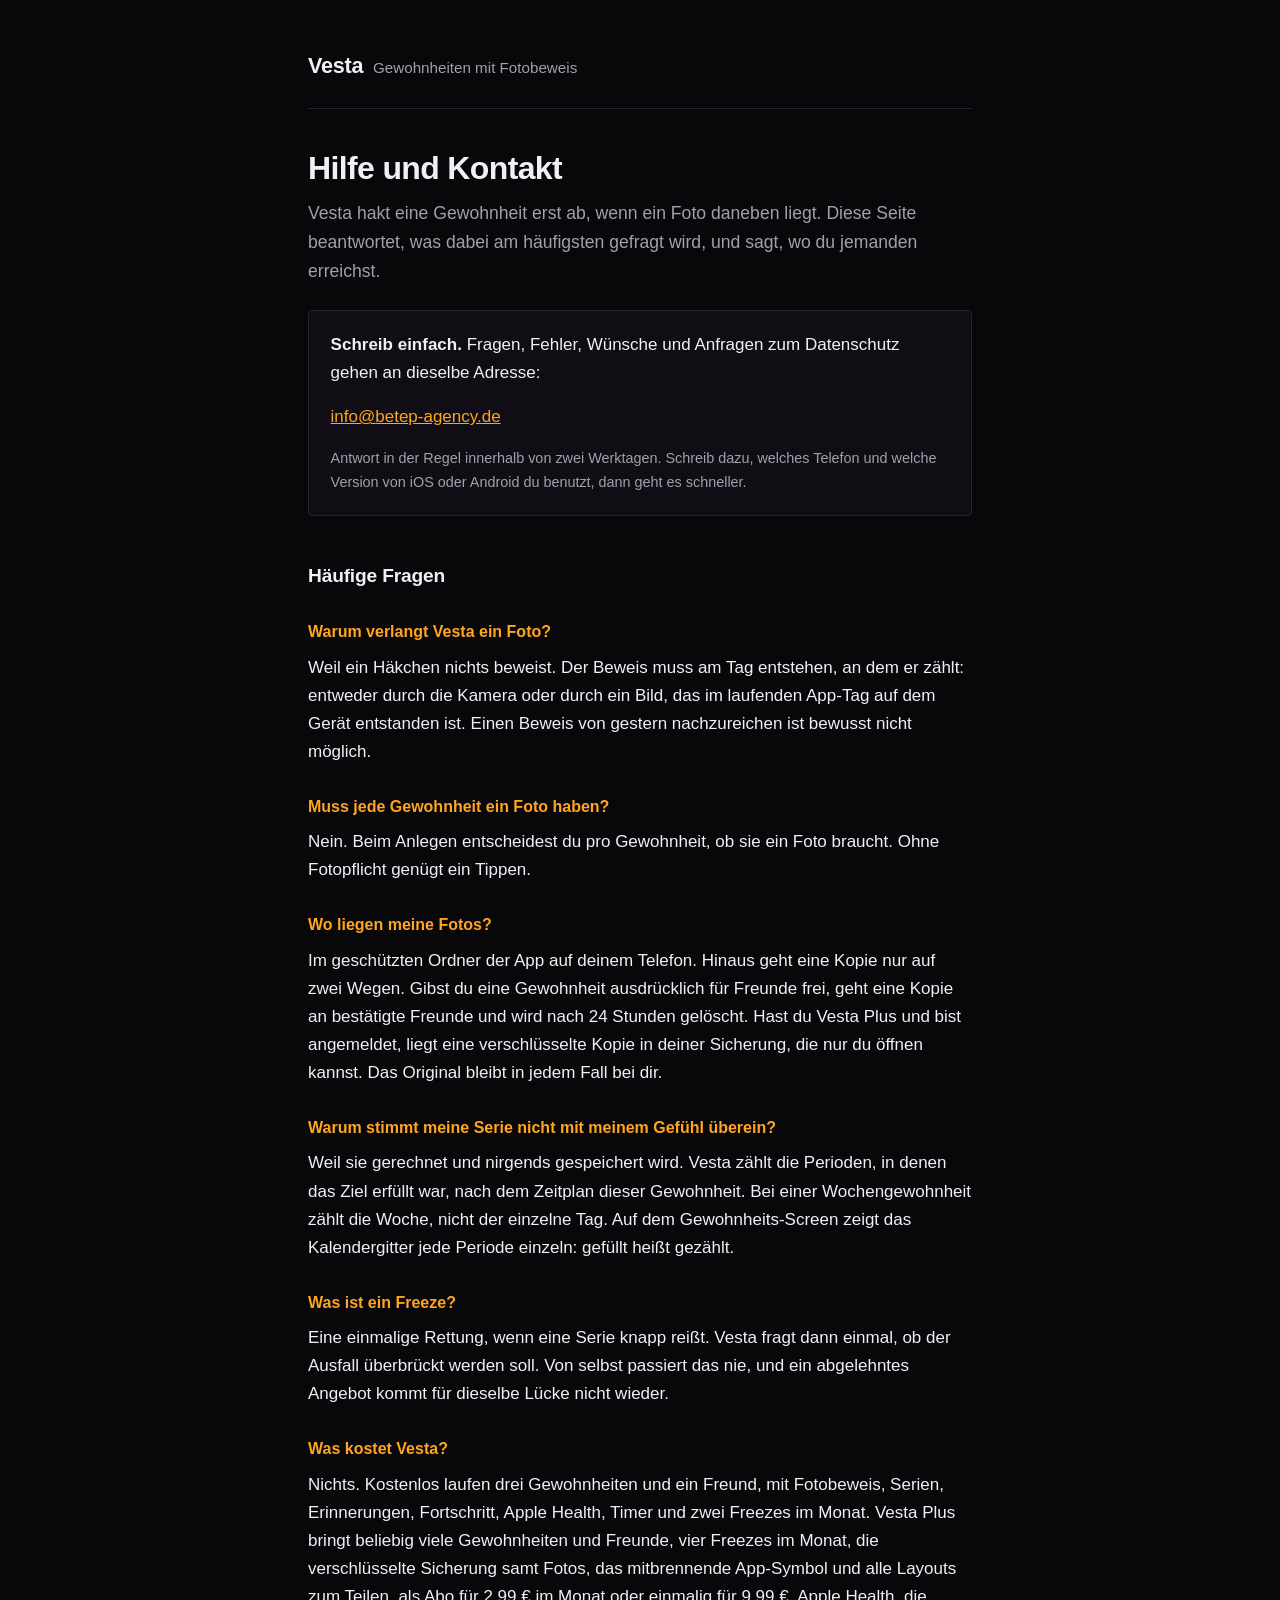
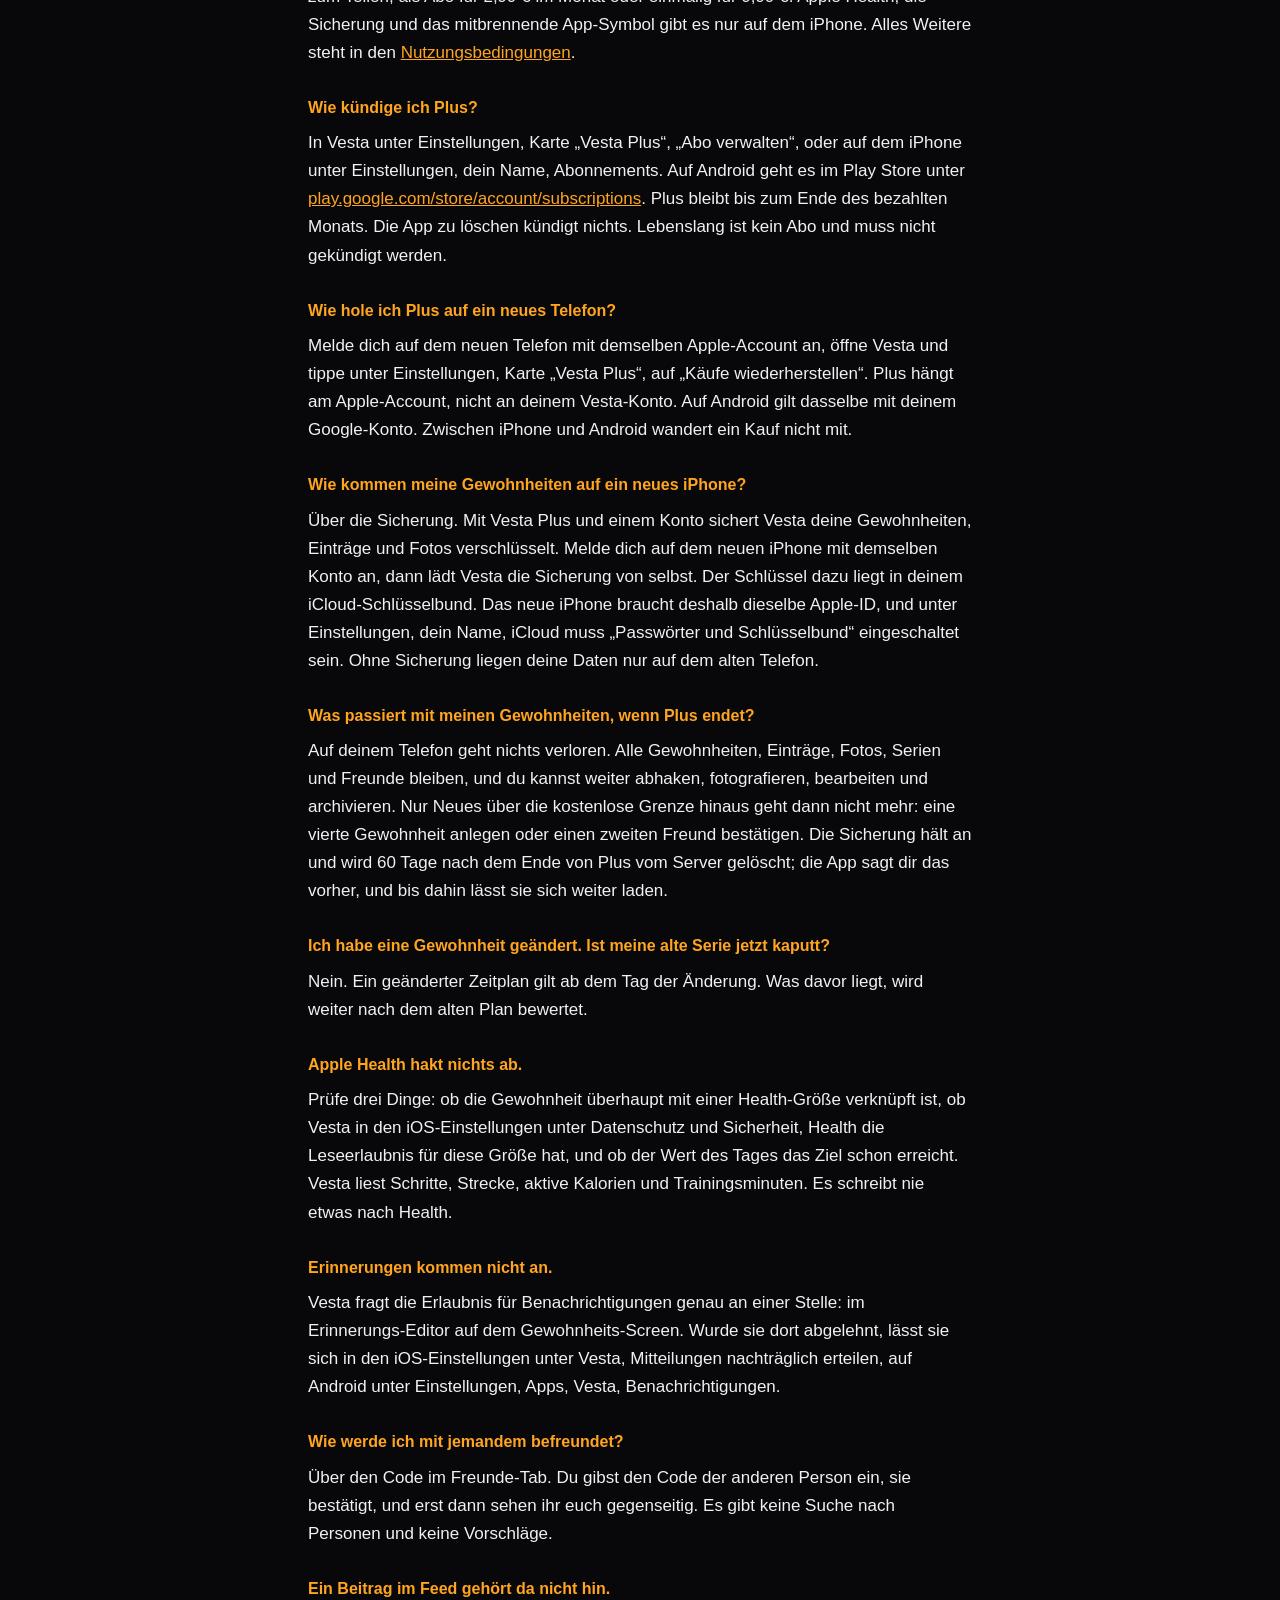
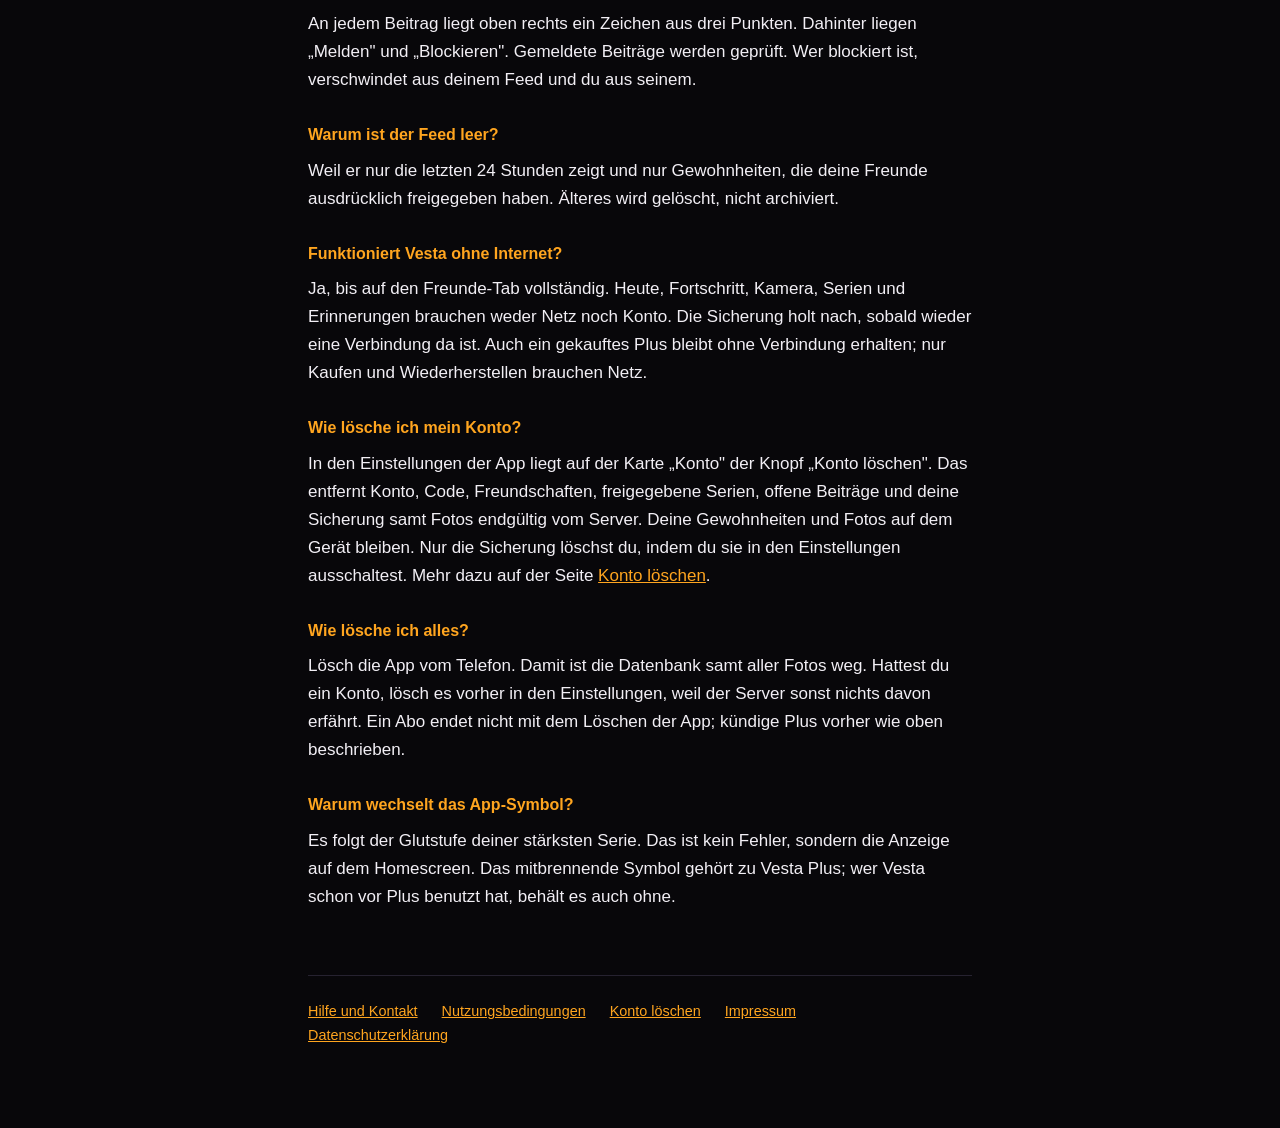
<file: index.html>
<!doctype html>
<html lang="de">
<head>
<meta charset="utf-8">
<meta name="viewport" content="width=device-width, initial-scale=1">
<title>Vesta — Hilfe und Kontakt</title>
<link rel="stylesheet" href="style.css">
</head>
<body>
<div class="wrap">

<header class="top">
  <a class="brand" href="./"><strong>Vesta</strong> <span>Gewohnheiten mit Fotobeweis</span></a>
</header>

<h1>Hilfe und Kontakt</h1>
<p class="lede">Vesta hakt eine Gewohnheit erst ab, wenn ein Foto daneben liegt. Diese Seite beantwortet, was dabei am häufigsten gefragt wird, und sagt, wo du jemanden erreichst.</p>

<div class="card">
<p><strong>Schreib einfach.</strong> Fragen, Fehler, Wünsche und Anfragen zum Datenschutz gehen an dieselbe Adresse:</p>
<p><a href="mailto:info@betep-agency.de">info@betep-agency.de</a></p>
<p class="meta">Antwort in der Regel innerhalb von zwei Werktagen. Schreib dazu, welches Telefon und welche Version von iOS oder Android du benutzt, dann geht es schneller.</p>
</div>

<h2>Häufige Fragen</h2>

<h3>Warum verlangt Vesta ein Foto?</h3>
<p>Weil ein Häkchen nichts beweist. Der Beweis muss am Tag entstehen, an dem er zählt: entweder durch die Kamera oder durch ein Bild, das im laufenden App&#8209;Tag auf dem Gerät entstanden ist. Einen Beweis von gestern nachzureichen ist bewusst nicht möglich.</p>

<h3>Muss jede Gewohnheit ein Foto haben?</h3>
<p>Nein. Beim Anlegen entscheidest du pro Gewohnheit, ob sie ein Foto braucht. Ohne Fotopflicht genügt ein Tippen.</p>

<h3>Wo liegen meine Fotos?</h3>
<p>Im geschützten Ordner der App auf deinem Telefon. Hinaus geht eine Kopie nur auf zwei Wegen. Gibst du eine Gewohnheit ausdrücklich für Freunde frei, geht eine Kopie an bestätigte Freunde und wird nach 24 Stunden gelöscht. Hast du Vesta Plus und bist angemeldet, liegt eine verschlüsselte Kopie in deiner Sicherung, die nur du öffnen kannst. Das Original bleibt in jedem Fall bei dir.</p>

<h3>Warum stimmt meine Serie nicht mit meinem Gefühl überein?</h3>
<p>Weil sie gerechnet und nirgends gespeichert wird. Vesta zählt die Perioden, in denen das Ziel erfüllt war, nach dem Zeitplan dieser Gewohnheit. Bei einer Wochengewohnheit zählt die Woche, nicht der einzelne Tag. Auf dem Gewohnheits&#8209;Screen zeigt das Kalendergitter jede Periode einzeln: gefüllt heißt gezählt.</p>

<h3>Was ist ein Freeze?</h3>
<p>Eine einmalige Rettung, wenn eine Serie knapp reißt. Vesta fragt dann einmal, ob der Ausfall überbrückt werden soll. Von selbst passiert das nie, und ein abgelehntes Angebot kommt für dieselbe Lücke nicht wieder.</p>

<h3>Was kostet Vesta?</h3>
<p>Nichts. Kostenlos laufen drei Gewohnheiten und ein Freund, mit Fotobeweis, Serien, Erinnerungen, Fortschritt, Apple Health, Timer und zwei Freezes im Monat. Vesta Plus bringt beliebig viele Gewohnheiten und Freunde, vier Freezes im Monat, die verschlüsselte Sicherung samt Fotos, das mitbrennende App&#8209;Symbol und alle Layouts zum Teilen, als Abo für 2,99 € im Monat oder einmalig für 9,99 €. Apple Health, die Sicherung und das mitbrennende App&#8209;Symbol gibt es nur auf dem iPhone. Alles Weitere steht in den <a href="nutzungsbedingungen.html">Nutzungsbedingungen</a>.</p>

<h3>Wie kündige ich Plus?</h3>
<p>In Vesta unter Einstellungen, Karte „Vesta Plus“, „Abo verwalten“, oder auf dem iPhone unter Einstellungen, dein Name, Abonnements. Auf Android geht es im Play Store unter <a href="https://play.google.com/store/account/subscriptions">play.google.com/store/account/subscriptions</a>. Plus bleibt bis zum Ende des bezahlten Monats. Die App zu löschen kündigt nichts. Lebenslang ist kein Abo und muss nicht gekündigt werden.</p>

<h3>Wie hole ich Plus auf ein neues Telefon?</h3>
<p>Melde dich auf dem neuen Telefon mit demselben Apple&#8209;Account an, öffne Vesta und tippe unter Einstellungen, Karte „Vesta Plus“, auf „Käufe wiederherstellen“. Plus hängt am Apple&#8209;Account, nicht an deinem Vesta&#8209;Konto. Auf Android gilt dasselbe mit deinem Google&#8209;Konto. Zwischen iPhone und Android wandert ein Kauf nicht mit.</p>

<h3>Wie kommen meine Gewohnheiten auf ein neues iPhone?</h3>
<p>Über die Sicherung. Mit Vesta Plus und einem Konto sichert Vesta deine Gewohnheiten, Einträge und Fotos verschlüsselt. Melde dich auf dem neuen iPhone mit demselben Konto an, dann lädt Vesta die Sicherung von selbst. Der Schlüssel dazu liegt in deinem iCloud&#8209;Schlüsselbund. Das neue iPhone braucht deshalb dieselbe Apple&#8209;ID, und unter Einstellungen, dein Name, iCloud muss „Passwörter und Schlüsselbund“ eingeschaltet sein. Ohne Sicherung liegen deine Daten nur auf dem alten Telefon.</p>

<h3>Was passiert mit meinen Gewohnheiten, wenn Plus endet?</h3>
<p>Auf deinem Telefon geht nichts verloren. Alle Gewohnheiten, Einträge, Fotos, Serien und Freunde bleiben, und du kannst weiter abhaken, fotografieren, bearbeiten und archivieren. Nur Neues über die kostenlose Grenze hinaus geht dann nicht mehr: eine vierte Gewohnheit anlegen oder einen zweiten Freund bestätigen. Die Sicherung hält an und wird 60 Tage nach dem Ende von Plus vom Server gelöscht; die App sagt dir das vorher, und bis dahin lässt sie sich weiter laden.</p>

<h3>Ich habe eine Gewohnheit geändert. Ist meine alte Serie jetzt kaputt?</h3>
<p>Nein. Ein geänderter Zeitplan gilt ab dem Tag der Änderung. Was davor liegt, wird weiter nach dem alten Plan bewertet.</p>

<h3>Apple Health hakt nichts ab.</h3>
<p>Prüfe drei Dinge: ob die Gewohnheit überhaupt mit einer Health&#8209;Größe verknüpft ist, ob Vesta in den iOS&#8209;Einstellungen unter Datenschutz und Sicherheit, Health die Leseerlaubnis für diese Größe hat, und ob der Wert des Tages das Ziel schon erreicht. Vesta liest Schritte, Strecke, aktive Kalorien und Trainingsminuten. Es schreibt nie etwas nach Health.</p>

<h3>Erinnerungen kommen nicht an.</h3>
<p>Vesta fragt die Erlaubnis für Benachrichtigungen genau an einer Stelle: im Erinnerungs&#8209;Editor auf dem Gewohnheits&#8209;Screen. Wurde sie dort abgelehnt, lässt sie sich in den iOS&#8209;Einstellungen unter Vesta, Mitteilungen nachträglich erteilen, auf Android unter Einstellungen, Apps, Vesta, Benachrichtigungen.</p>

<h3>Wie werde ich mit jemandem befreundet?</h3>
<p>Über den Code im Freunde&#8209;Tab. Du gibst den Code der anderen Person ein, sie bestätigt, und erst dann sehen ihr euch gegenseitig. Es gibt keine Suche nach Personen und keine Vorschläge.</p>

<h3>Ein Beitrag im Feed gehört da nicht hin.</h3>
<p>An jedem Beitrag liegt oben rechts ein Zeichen aus drei Punkten. Dahinter liegen „Melden" und „Blockieren". Gemeldete Beiträge werden geprüft. Wer blockiert ist, verschwindet aus deinem Feed und du aus seinem.</p>

<h3>Warum ist der Feed leer?</h3>
<p>Weil er nur die letzten 24 Stunden zeigt und nur Gewohnheiten, die deine Freunde ausdrücklich freigegeben haben. Älteres wird gelöscht, nicht archiviert.</p>

<h3>Funktioniert Vesta ohne Internet?</h3>
<p>Ja, bis auf den Freunde&#8209;Tab vollständig. Heute, Fortschritt, Kamera, Serien und Erinnerungen brauchen weder Netz noch Konto. Die Sicherung holt nach, sobald wieder eine Verbindung da ist. Auch ein gekauftes Plus bleibt ohne Verbindung erhalten; nur Kaufen und Wiederherstellen brauchen Netz.</p>

<h3>Wie lösche ich mein Konto?</h3>
<p>In den Einstellungen der App liegt auf der Karte „Konto" der Knopf „Konto löschen". Das entfernt Konto, Code, Freundschaften, freigegebene Serien, offene Beiträge und deine Sicherung samt Fotos endgültig vom Server. Deine Gewohnheiten und Fotos auf dem Gerät bleiben. Nur die Sicherung löschst du, indem du sie in den Einstellungen ausschaltest. Mehr dazu auf der Seite <a href="loeschung.html">Konto löschen</a>.</p>

<h3>Wie lösche ich alles?</h3>
<p>Lösch die App vom Telefon. Damit ist die Datenbank samt aller Fotos weg. Hattest du ein Konto, lösch es vorher in den Einstellungen, weil der Server sonst nichts davon erfährt. Ein Abo endet nicht mit dem Löschen der App; kündige Plus vorher wie oben beschrieben.</p>

<h3>Warum wechselt das App&#8209;Symbol?</h3>
<p>Es folgt der Glutstufe deiner stärksten Serie. Das ist kein Fehler, sondern die Anzeige auf dem Homescreen. Das mitbrennende Symbol gehört zu Vesta Plus; wer Vesta schon vor Plus benutzt hat, behält es auch ohne.</p>

<footer class="bottom">
  <a href="./">Hilfe und Kontakt</a>
  <a href="nutzungsbedingungen.html">Nutzungsbedingungen</a>
  <a href="loeschung.html">Konto löschen</a>
  <a href="impressum.html">Impressum</a>
  <a href="datenschutz.html">Datenschutzerklärung</a>
</footer>

</div>
</body>
</html>
</file>
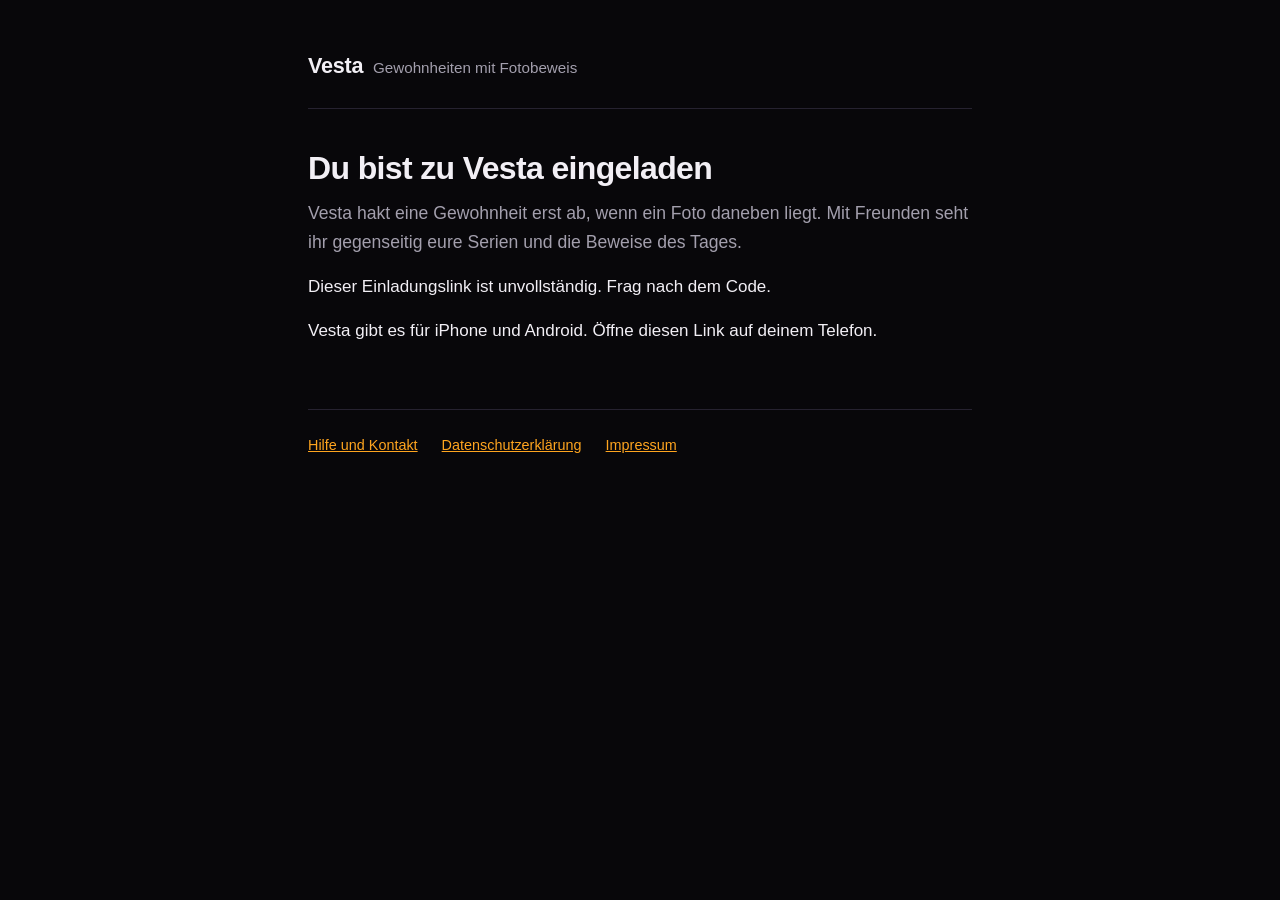
<file: freund/index.html>
<!doctype html>
<html lang="de">
<head>
<meta charset="utf-8">
<meta name="viewport" content="width=device-width, initial-scale=1">
<meta name="robots" content="noindex">
<meta name="referrer" content="no-referrer">
<title>Einladung zu Vesta</title>
<meta name="description" content="Hol dir Vesta und füg deinen Freund mit einem Tipp hinzu. Gewohnheiten mit Fotobeweis.">
<meta property="og:type" content="website">
<meta property="og:site_name" content="Vesta">
<meta property="og:title" content="Einladung zu Vesta">
<meta property="og:description" content="Hol dir Vesta und füg deinen Freund mit einem Tipp hinzu. Gewohnheiten mit Fotobeweis.">
<meta property="og:url" content="https://jacobff.github.io/vesta-legal/freund/">
<meta property="og:image" content="https://jacobff.github.io/vesta-legal/freund/vesta.png">
<meta property="og:image:width" content="512">
<meta property="og:image:height" content="512">
<meta property="og:image:alt" content="Das App-Symbol von Vesta">
<meta name="twitter:card" content="summary">
<link rel="apple-touch-icon" href="vesta.png">
<link rel="stylesheet" href="../style.css">
</head>
<body>
<div class="wrap">

<header class="top">
  <a class="brand" href="../"><strong>Vesta</strong> <span>Gewohnheiten mit Fotobeweis</span></a>
</header>

<h1>Du bist zu Vesta eingeladen</h1>
<p class="lede">Vesta hakt eine Gewohnheit erst ab, wenn ein Foto daneben liegt. Mit Freunden seht ihr gegenseitig eure Serien und die Beweise des Tages.</p>

<p id="incomplete" hidden>Dieser Einladungslink ist unvollständig. Frag nach dem Code.</p>
<p id="phone-only" hidden>Vesta gibt es für iPhone und Android. Öffne diesen Link auf deinem Telefon.</p>

<div id="actions" class="actions">
  <a id="load" class="button" href="https://apps.apple.com/app/id6800996310">Vesta laden</a>
  <p id="clipboard-note" class="meta" hidden>Wir legen deine Einladung in die Zwischenablage. In Vesta findest du sie unter Freunde mit „Einsetzen“.</p>
  <a id="open" class="button secondary" href="vesta://freund/" hidden>Schon installiert? In Vesta öffnen</a>
</div>

<div id="code-card" class="card" hidden>
  <p class="meta">Code</p>
  <p id="code" class="code"></p>
  <p class="meta">Oder in Vesta unter Freunde › Freund hinzufügen eingeben.</p>
</div>

<footer class="bottom">
  <a href="../">Hilfe und Kontakt</a>
  <a href="../datenschutz.html">Datenschutzerklärung</a>
  <a href="../impressum.html">Impressum</a>
</footer>

</div>
<script>
// The code sits in the fragment, which a browser never sends to the server.
// Same alphabet and length as the app (src/features/friends/code.ts).
(function () {
  var ALPHABET = 'ABCDEFGHJKLMNPQRSTUVWXYZ23456789';
  var LENGTH = 8;
  var PAGE = 'https://jacobff.github.io/vesta-legal/freund/';
  var APP_STORE = 'https://apps.apple.com/app/id6800996310';
  var PLAY_STORE = 'https://play.google.com/store/apps/details?id=com.jacobforstner.vesta';

  function readCode() {
    var raw = location.hash.slice(1);
    try {
      raw = decodeURIComponent(raw);
    } catch (error) {
      return null;
    }
    var code = raw.toUpperCase().replace(/[^A-Z0-9]/g, '');
    if (code.length !== LENGTH) return null;
    for (var i = 0; i < code.length; i += 1) {
      if (ALPHABET.indexOf(code.charAt(i)) < 0) return null;
    }
    return code;
  }

  function isIOS() {
    var agent = navigator.userAgent || '';
    if (/iPhone|iPad|iPod/.test(agent)) return true;
    // iPadOS Safari reports itself as a Mac; only the touch screen tells.
    return /Macintosh/.test(agent) && navigator.maxTouchPoints > 1;
  }

  function isAndroid() {
    return /Android/.test(navigator.userAgent || '');
  }

  function show(id) {
    document.getElementById(id).hidden = false;
  }

  var code = readCode();
  var store = isIOS() ? APP_STORE : isAndroid() ? PLAY_STORE : null;

  if (code) {
    document.getElementById('code').textContent = code.slice(0, 4) + ' · ' + code.slice(4);
    show('code-card');
  } else {
    show('incomplete');
  }

  if (!store) {
    document.getElementById('actions').hidden = true;
    show('phone-only');
    return;
  }

  document.getElementById('load').href = store;

  if (!code) return;

  var open = document.getElementById('open');
  open.href = 'vesta://freund/' + code;
  show('open');
  show('clipboard-note');

  // Safari and Chrome only let a page write the clipboard inside the tap
  // itself. A browser that has no clipboard or refuses still goes to the
  // store: the code stays on this page, and the link opens Vesta once
  // installed.
  document.getElementById('load').addEventListener('click', function (event) {
    if (!navigator.clipboard || !navigator.clipboard.writeText) return;
    event.preventDefault();
    var gone = false;
    function go() {
      if (gone) return;
      gone = true;
      location.href = store;
    }
    try {
      navigator.clipboard.writeText(PAGE + '#' + code).then(go, go);
    } catch (error) {
      go();
      return;
    }
    setTimeout(go, 1500);
  });
})();
</script>
</body>
</html>
</file>
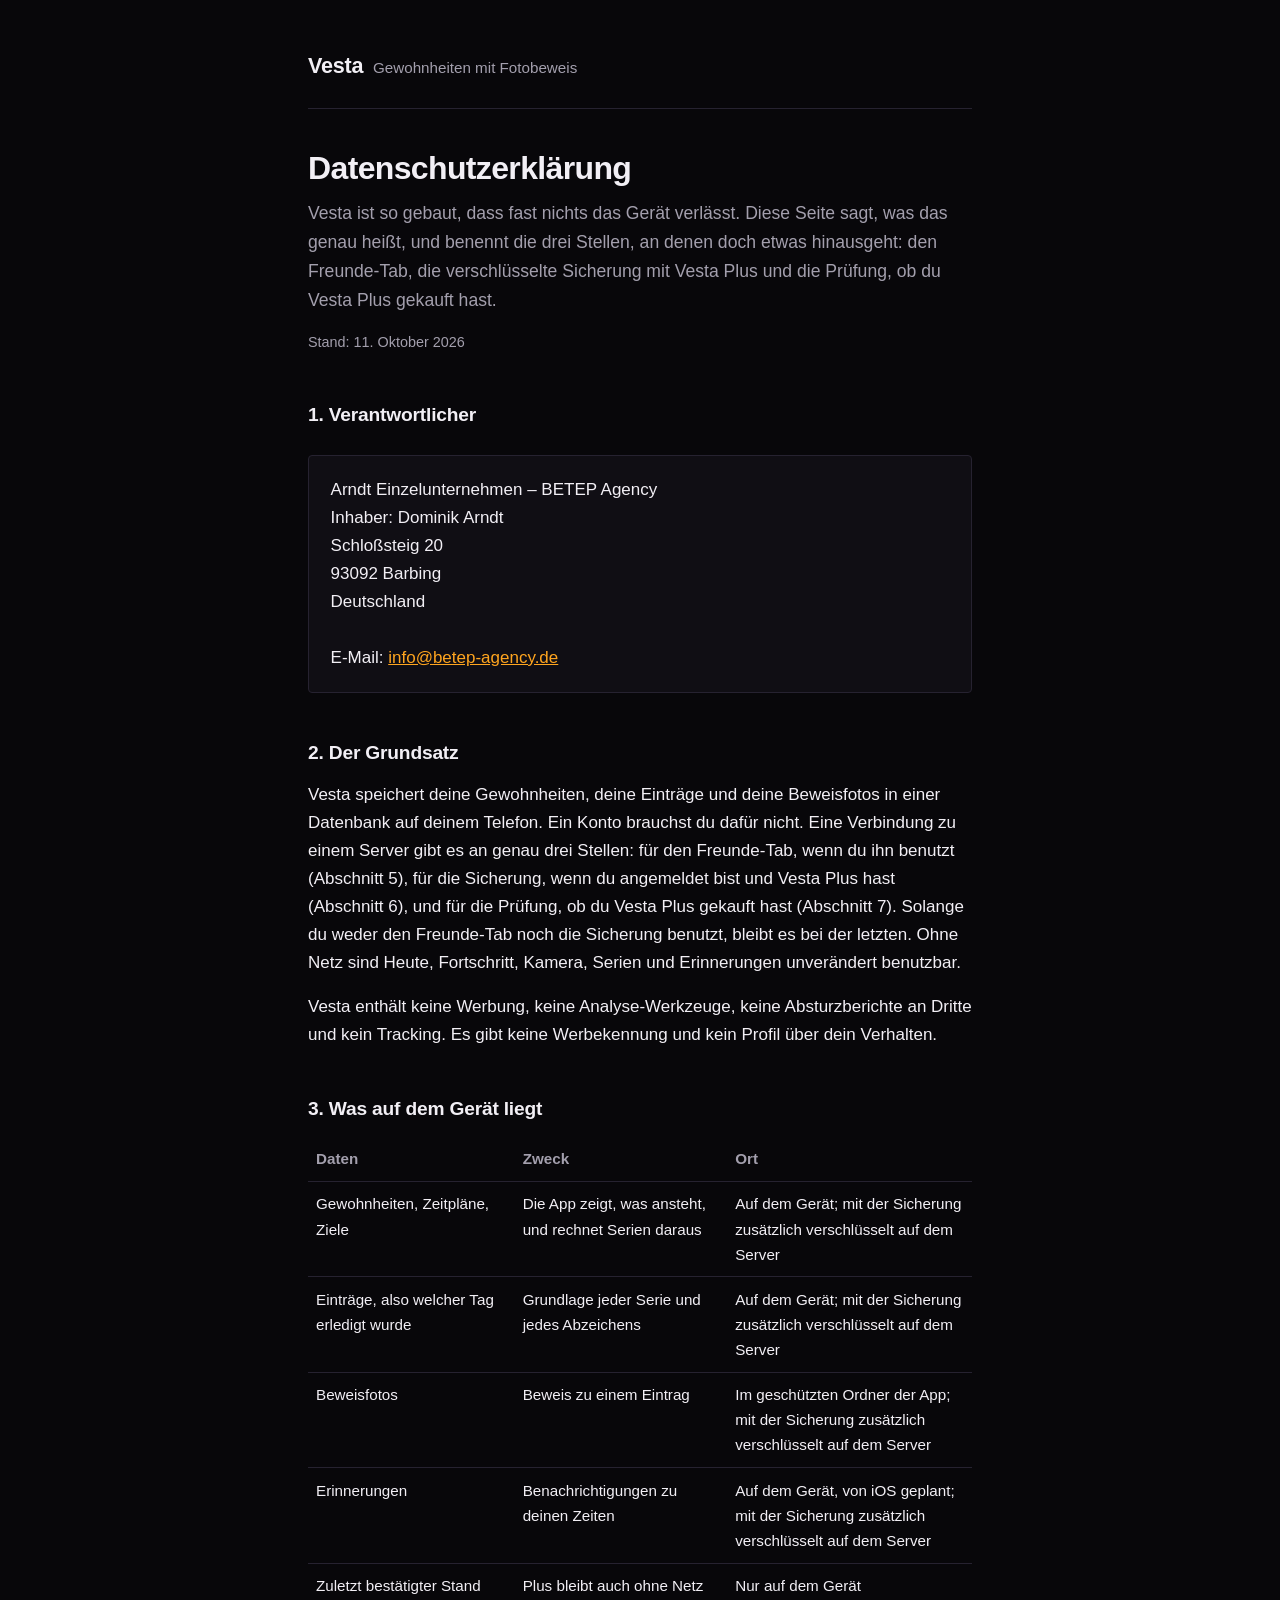
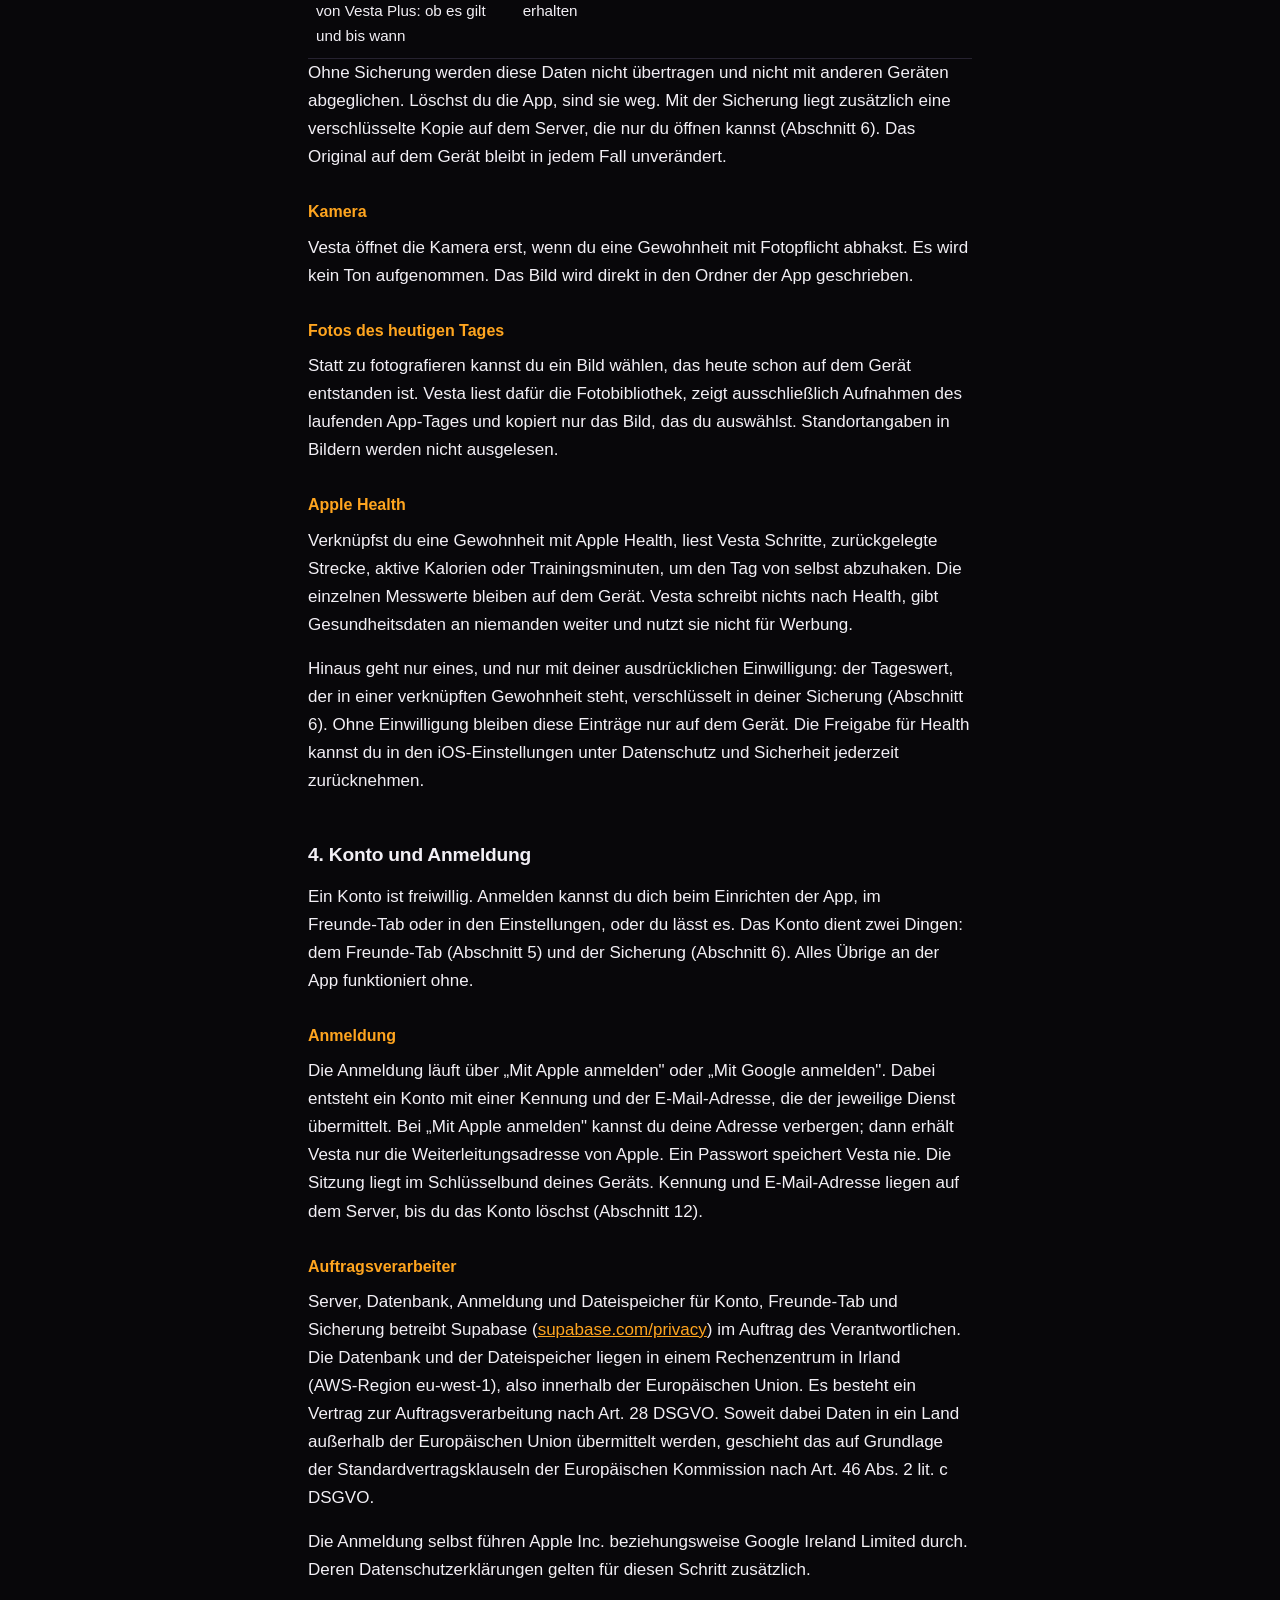
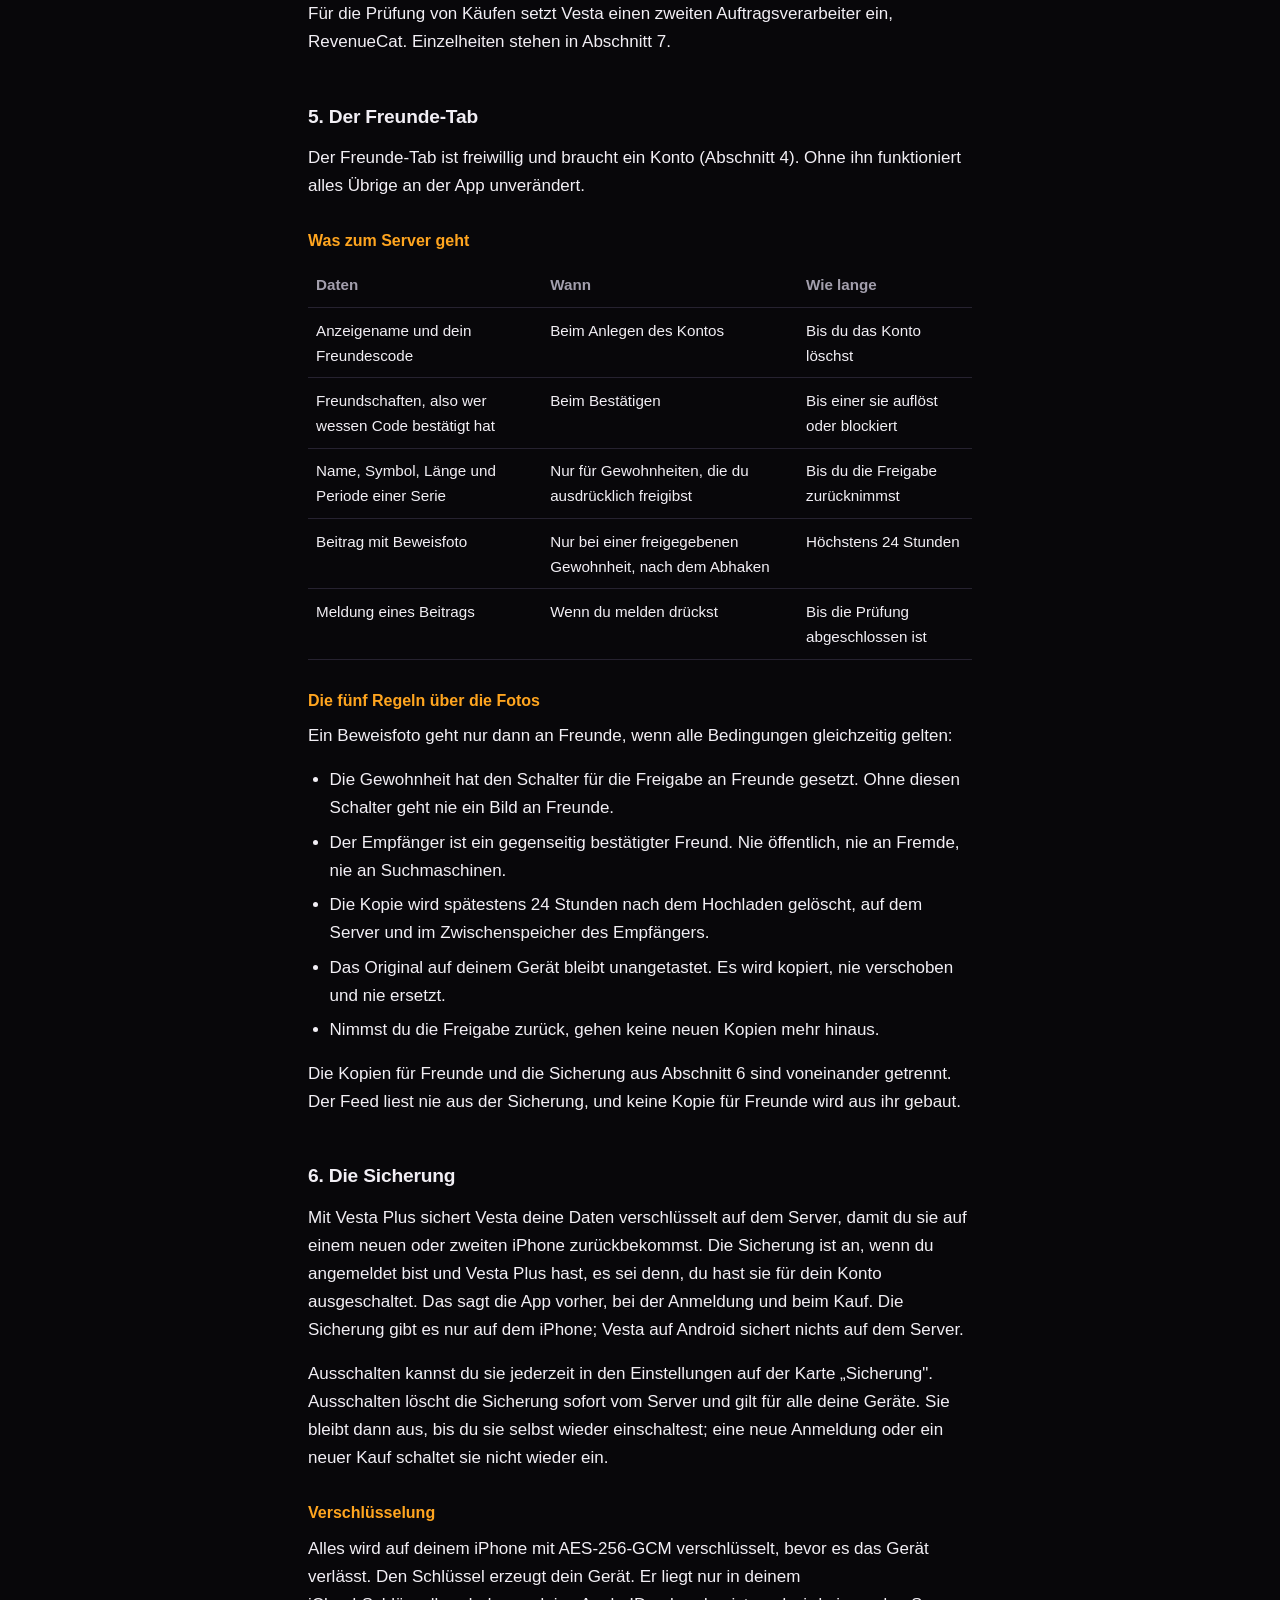
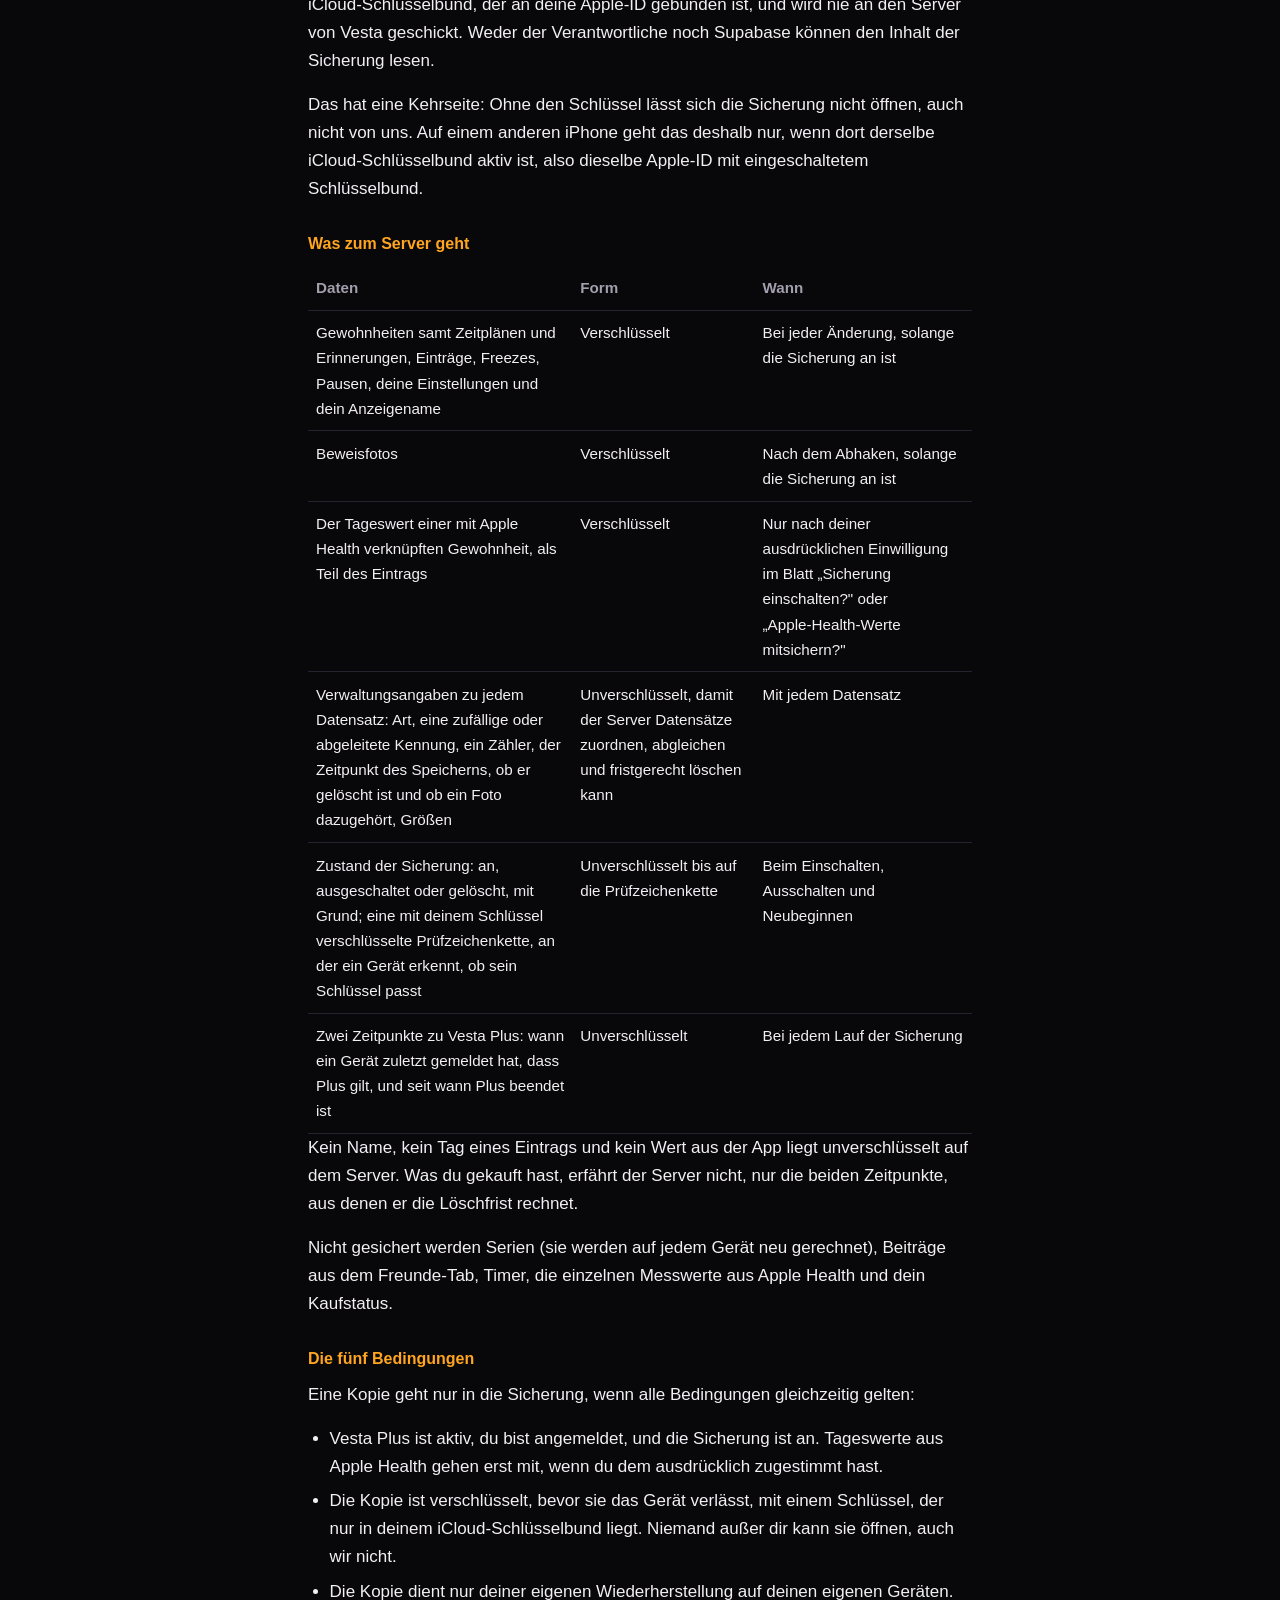
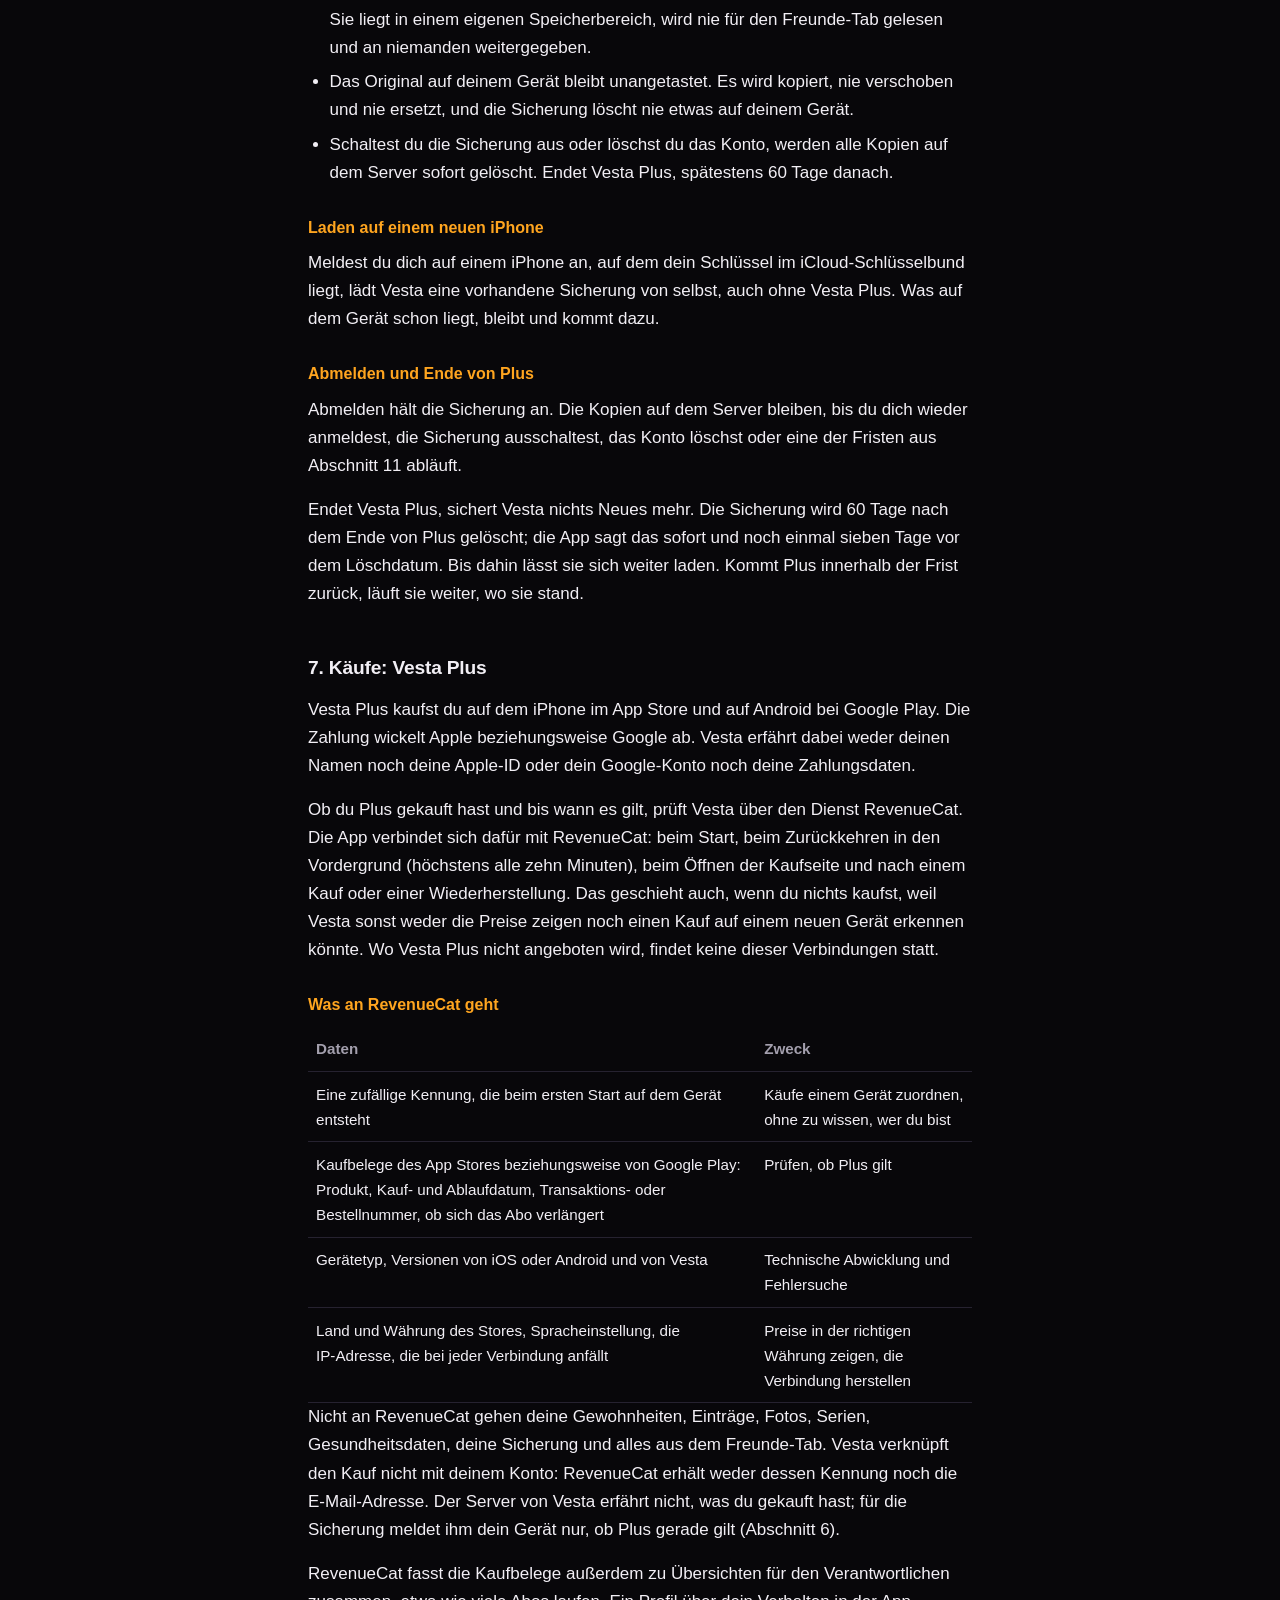
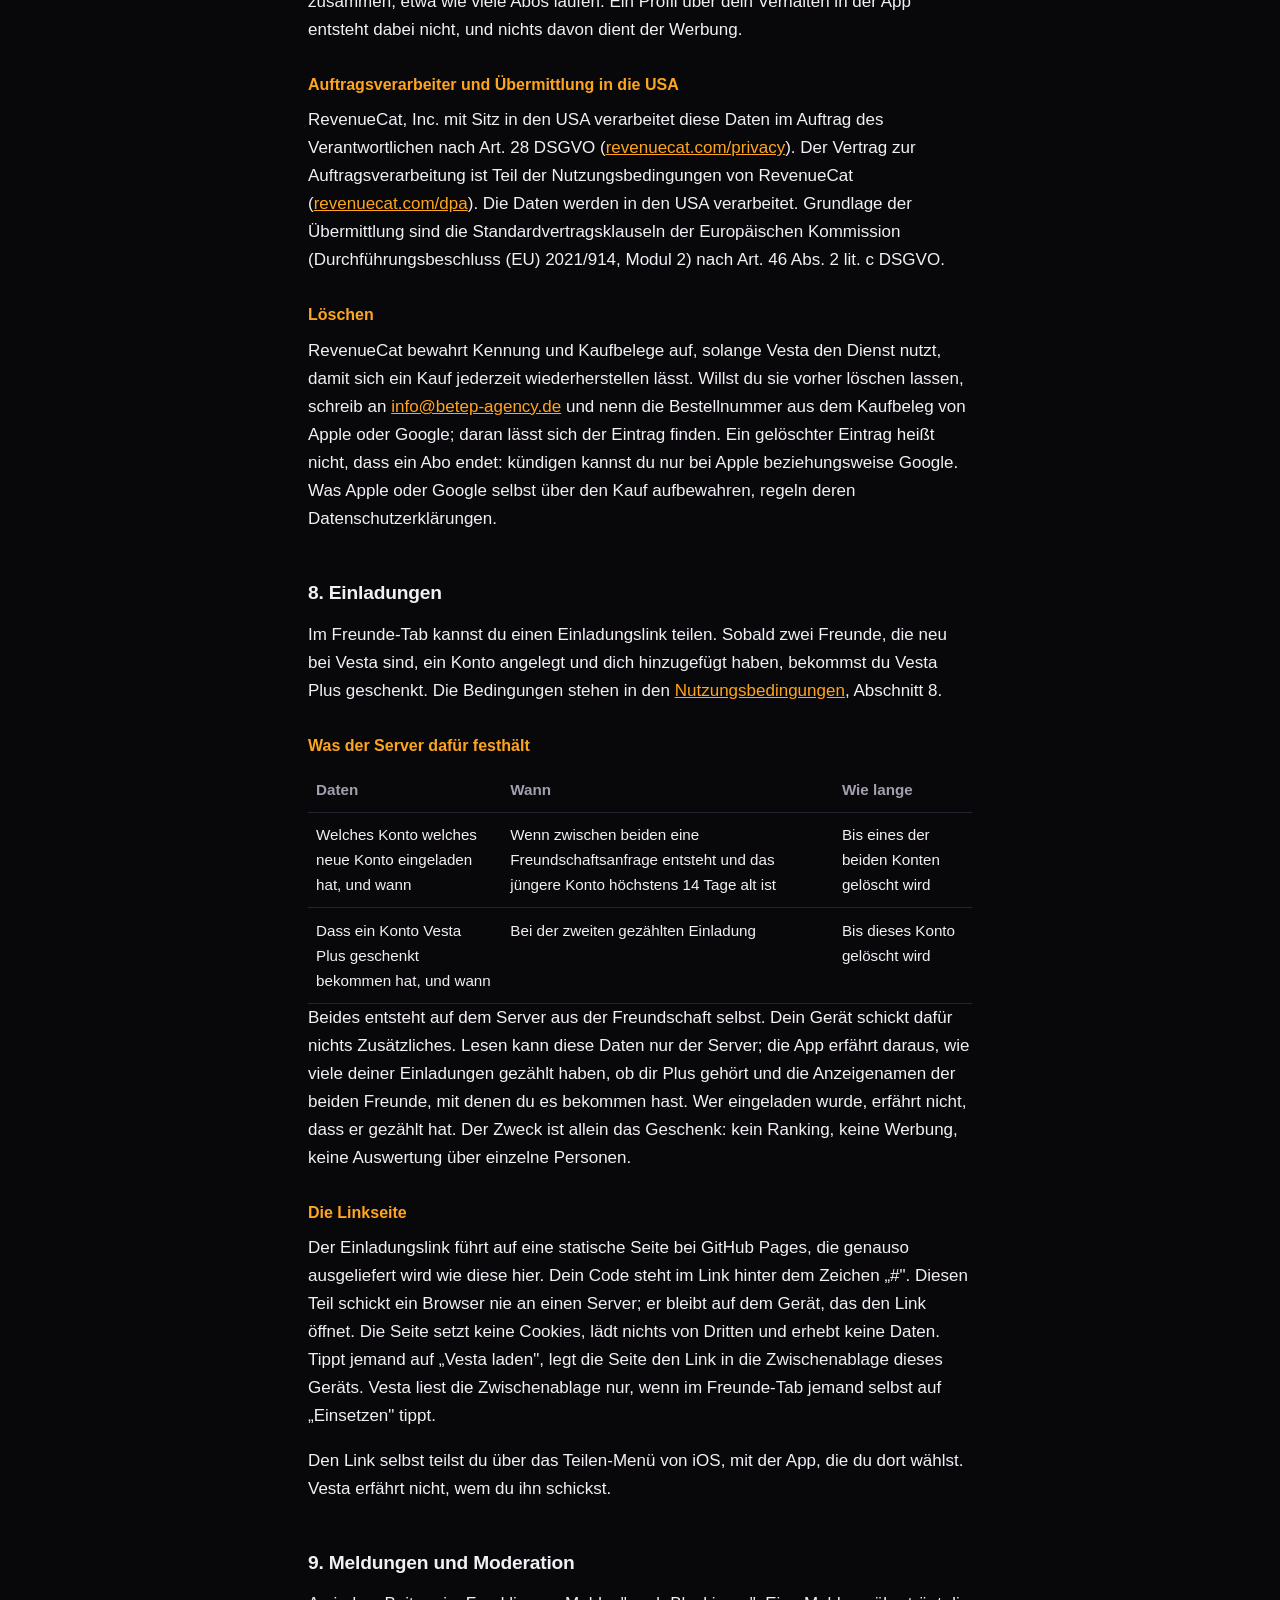
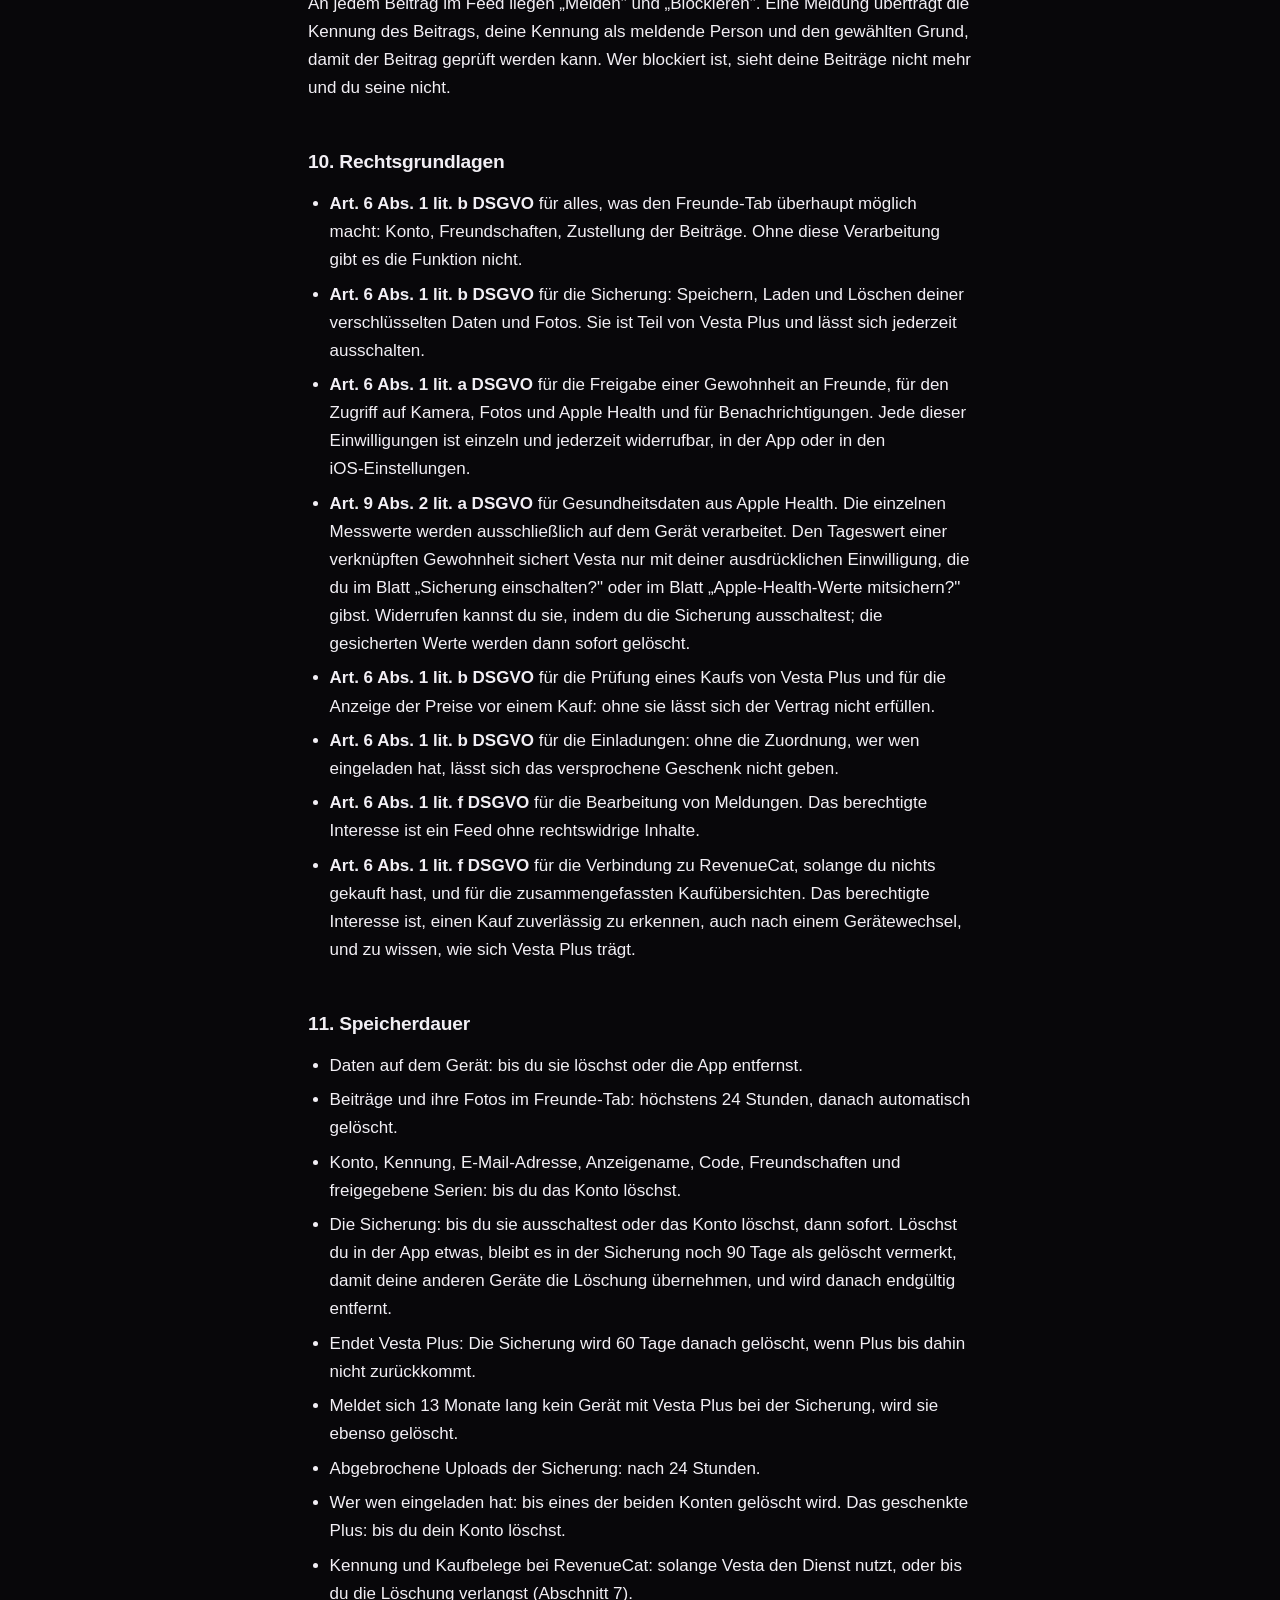
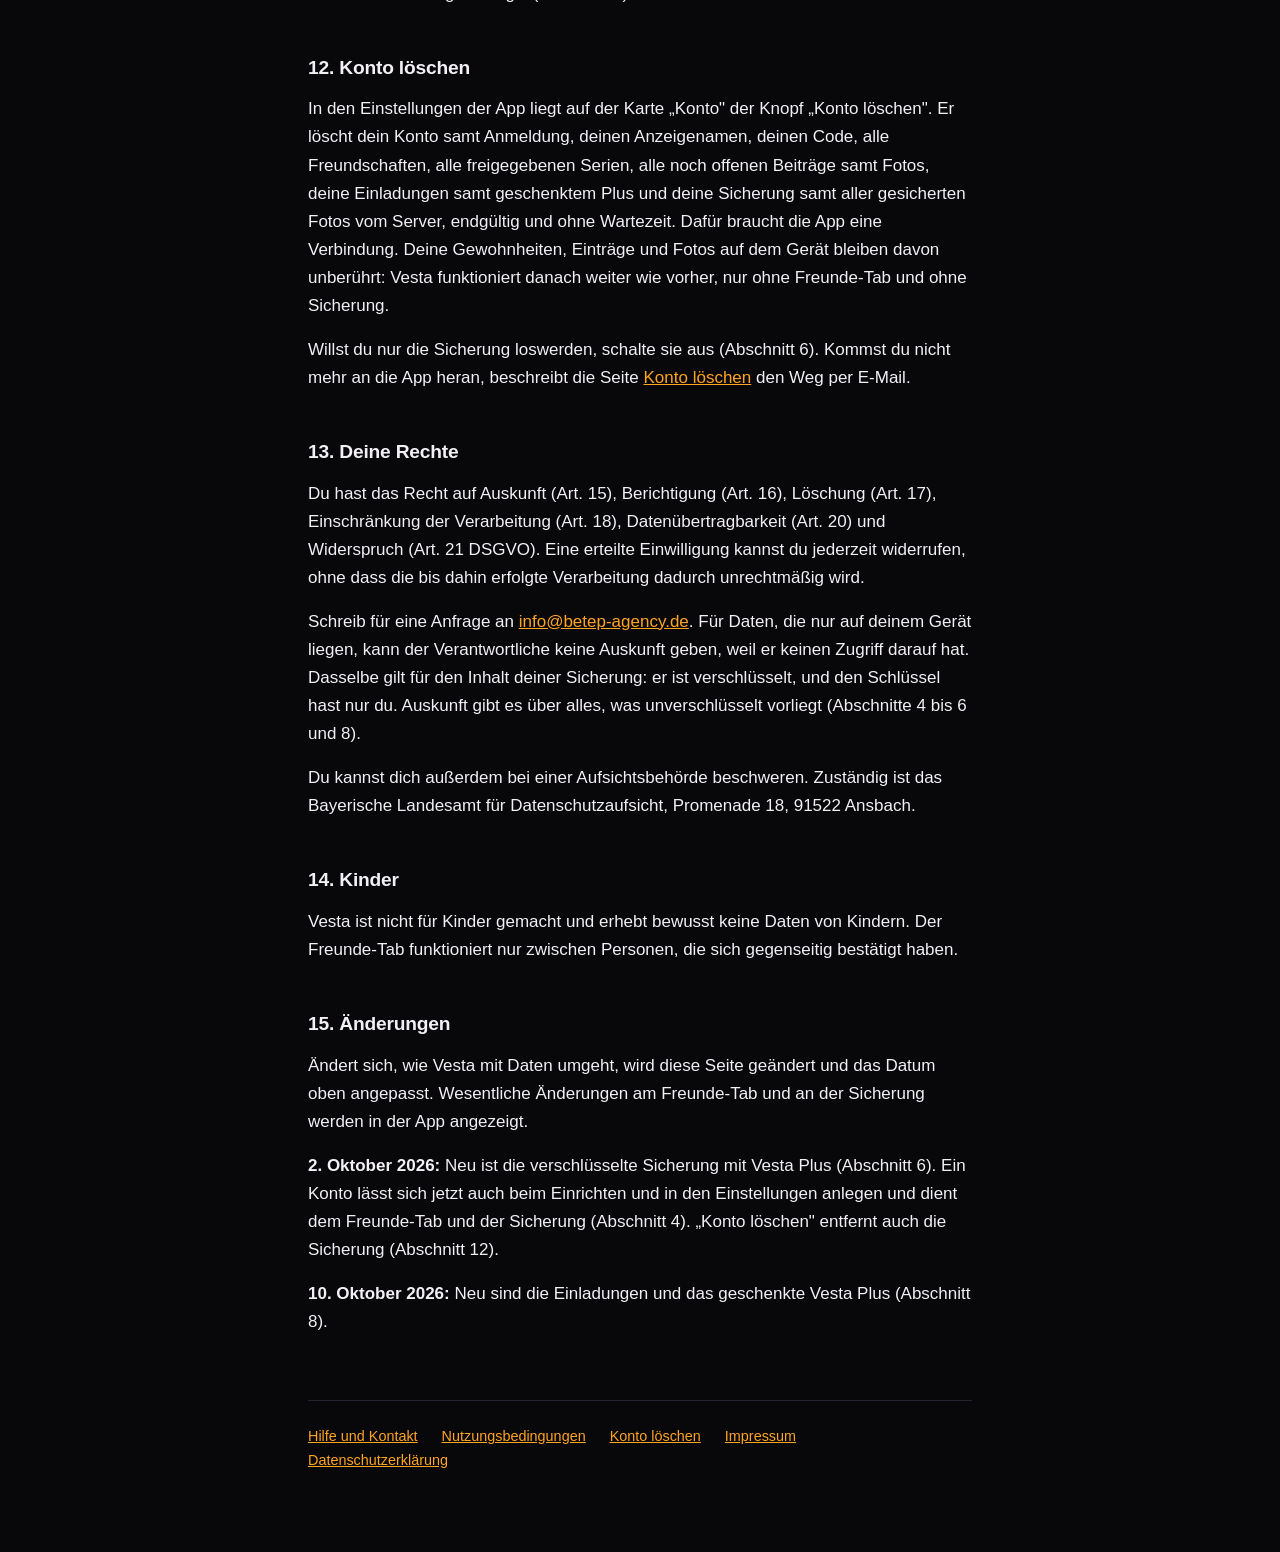
<file: datenschutz.html>
<!doctype html>
<html lang="de">
<head>
<meta charset="utf-8">
<meta name="viewport" content="width=device-width, initial-scale=1">
<title>Datenschutzerklärung — Vesta</title>
<link rel="stylesheet" href="style.css">
</head>
<body>
<div class="wrap">

<header class="top">
  <a class="brand" href="./"><strong>Vesta</strong> <span>Gewohnheiten mit Fotobeweis</span></a>
</header>

<h1>Datenschutzerklärung</h1>
<p class="lede">Vesta ist so gebaut, dass fast nichts das Gerät verlässt. Diese Seite sagt, was das genau heißt, und benennt die drei Stellen, an denen doch etwas hinausgeht: den Freunde&#8209;Tab, die verschlüsselte Sicherung mit Vesta Plus und die Prüfung, ob du Vesta Plus gekauft hast.</p>
<p class="meta">Stand: 11. Oktober 2026</p>

<h2>1. Verantwortlicher</h2>
<div class="card">
<address>
  Arndt Einzelunternehmen &ndash; BETEP Agency<br>
  Inhaber: Dominik Arndt<br>
  Schloßsteig 20<br>
  93092 Barbing<br>
  Deutschland<br><br>
  E&#8209;Mail: <a href="mailto:info@betep-agency.de">info@betep-agency.de</a>
</address>
</div>

<h2>2. Der Grundsatz</h2>
<p>Vesta speichert deine Gewohnheiten, deine Einträge und deine Beweisfotos in einer Datenbank auf deinem Telefon. Ein Konto brauchst du dafür nicht. Eine Verbindung zu einem Server gibt es an genau drei Stellen: für den Freunde&#8209;Tab, wenn du ihn benutzt (Abschnitt 5), für die Sicherung, wenn du angemeldet bist und Vesta Plus hast (Abschnitt 6), und für die Prüfung, ob du Vesta Plus gekauft hast (Abschnitt 7). Solange du weder den Freunde&#8209;Tab noch die Sicherung benutzt, bleibt es bei der letzten. Ohne Netz sind Heute, Fortschritt, Kamera, Serien und Erinnerungen unverändert benutzbar.</p>
<p>Vesta enthält keine Werbung, keine Analyse&#8209;Werkzeuge, keine Absturzberichte an Dritte und kein Tracking. Es gibt keine Werbekennung und kein Profil über dein Verhalten.</p>

<h2>3. Was auf dem Gerät liegt</h2>
<div class="scroll">
<table>
<tr><th>Daten</th><th>Zweck</th><th>Ort</th></tr>
<tr><td>Gewohnheiten, Zeitpläne, Ziele</td><td>Die App zeigt, was ansteht, und rechnet Serien daraus</td><td>Auf dem Gerät; mit der Sicherung zusätzlich verschlüsselt auf dem Server</td></tr>
<tr><td>Einträge, also welcher Tag erledigt wurde</td><td>Grundlage jeder Serie und jedes Abzeichens</td><td>Auf dem Gerät; mit der Sicherung zusätzlich verschlüsselt auf dem Server</td></tr>
<tr><td>Beweisfotos</td><td>Beweis zu einem Eintrag</td><td>Im geschützten Ordner der App; mit der Sicherung zusätzlich verschlüsselt auf dem Server</td></tr>
<tr><td>Erinnerungen</td><td>Benachrichtigungen zu deinen Zeiten</td><td>Auf dem Gerät, von iOS geplant; mit der Sicherung zusätzlich verschlüsselt auf dem Server</td></tr>
<tr><td>Zuletzt bestätigter Stand von Vesta Plus: ob es gilt und bis wann</td><td>Plus bleibt auch ohne Netz erhalten</td><td>Nur auf dem Gerät</td></tr>
</table>
</div>
<p>Ohne Sicherung werden diese Daten nicht übertragen und nicht mit anderen Geräten abgeglichen. Löschst du die App, sind sie weg. Mit der Sicherung liegt zusätzlich eine verschlüsselte Kopie auf dem Server, die nur du öffnen kannst (Abschnitt 6). Das Original auf dem Gerät bleibt in jedem Fall unverändert.</p>

<h3>Kamera</h3>
<p>Vesta öffnet die Kamera erst, wenn du eine Gewohnheit mit Fotopflicht abhakst. Es wird kein Ton aufgenommen. Das Bild wird direkt in den Ordner der App geschrieben.</p>

<h3>Fotos des heutigen Tages</h3>
<p>Statt zu fotografieren kannst du ein Bild wählen, das heute schon auf dem Gerät entstanden ist. Vesta liest dafür die Fotobibliothek, zeigt ausschließlich Aufnahmen des laufenden App&#8209;Tages und kopiert nur das Bild, das du auswählst. Standortangaben in Bildern werden nicht ausgelesen.</p>

<h3>Apple Health</h3>
<p>Verknüpfst du eine Gewohnheit mit Apple Health, liest Vesta Schritte, zurückgelegte Strecke, aktive Kalorien oder Trainingsminuten, um den Tag von selbst abzuhaken. Die einzelnen Messwerte bleiben auf dem Gerät. Vesta schreibt nichts nach Health, gibt Gesundheitsdaten an niemanden weiter und nutzt sie nicht für Werbung.</p>
<p>Hinaus geht nur eines, und nur mit deiner ausdrücklichen Einwilligung: der Tageswert, der in einer verknüpften Gewohnheit steht, verschlüsselt in deiner Sicherung (Abschnitt 6). Ohne Einwilligung bleiben diese Einträge nur auf dem Gerät. Die Freigabe für Health kannst du in den iOS&#8209;Einstellungen unter Datenschutz und Sicherheit jederzeit zurücknehmen.</p>

<h2>4. Konto und Anmeldung</h2>
<p>Ein Konto ist freiwillig. Anmelden kannst du dich beim Einrichten der App, im Freunde&#8209;Tab oder in den Einstellungen, oder du lässt es. Das Konto dient zwei Dingen: dem Freunde&#8209;Tab (Abschnitt 5) und der Sicherung (Abschnitt 6). Alles Übrige an der App funktioniert ohne.</p>

<h3>Anmeldung</h3>
<p>Die Anmeldung läuft über „Mit Apple anmelden" oder „Mit Google anmelden". Dabei entsteht ein Konto mit einer Kennung und der E&#8209;Mail&#8209;Adresse, die der jeweilige Dienst übermittelt. Bei „Mit Apple anmelden" kannst du deine Adresse verbergen; dann erhält Vesta nur die Weiterleitungsadresse von Apple. Ein Passwort speichert Vesta nie. Die Sitzung liegt im Schlüsselbund deines Geräts. Kennung und E&#8209;Mail&#8209;Adresse liegen auf dem Server, bis du das Konto löschst (Abschnitt 12).</p>

<h3>Auftragsverarbeiter</h3>
<p>Server, Datenbank, Anmeldung und Dateispeicher für Konto, Freunde&#8209;Tab und Sicherung betreibt Supabase (<a href="https://supabase.com/privacy">supabase.com/privacy</a>) im Auftrag des Verantwortlichen. Die Datenbank und der Dateispeicher liegen in einem Rechenzentrum in Irland (AWS&#8209;Region eu&#8209;west&#8209;1), also innerhalb der Europ&auml;ischen Union. Es besteht ein Vertrag zur Auftragsverarbeitung nach Art. 28 DSGVO. Soweit dabei Daten in ein Land außerhalb der Europäischen Union übermittelt werden, geschieht das auf Grundlage der Standardvertragsklauseln der Europäischen Kommission nach Art. 46 Abs. 2 lit. c DSGVO.</p>
<p>Die Anmeldung selbst führen Apple Inc. beziehungsweise Google Ireland Limited durch. Deren Datenschutzerklärungen gelten für diesen Schritt zusätzlich.</p>
<p>Für die Prüfung von Käufen setzt Vesta einen zweiten Auftragsverarbeiter ein, RevenueCat. Einzelheiten stehen in Abschnitt 7.</p>

<h2>5. Der Freunde&#8209;Tab</h2>
<p>Der Freunde&#8209;Tab ist freiwillig und braucht ein Konto (Abschnitt 4). Ohne ihn funktioniert alles Übrige an der App unverändert.</p>

<h3>Was zum Server geht</h3>
<div class="scroll">
<table>
<tr><th>Daten</th><th>Wann</th><th>Wie lange</th></tr>
<tr><td>Anzeigename und dein Freundescode</td><td>Beim Anlegen des Kontos</td><td>Bis du das Konto löschst</td></tr>
<tr><td>Freundschaften, also wer wessen Code bestätigt hat</td><td>Beim Bestätigen</td><td>Bis einer sie auflöst oder blockiert</td></tr>
<tr><td>Name, Symbol, Länge und Periode einer Serie</td><td>Nur für Gewohnheiten, die du ausdrücklich freigibst</td><td>Bis du die Freigabe zurücknimmst</td></tr>
<tr><td>Beitrag mit Beweisfoto</td><td>Nur bei einer freigegebenen Gewohnheit, nach dem Abhaken</td><td>Höchstens 24 Stunden</td></tr>
<tr><td>Meldung eines Beitrags</td><td>Wenn du melden drückst</td><td>Bis die Prüfung abgeschlossen ist</td></tr>
</table>
</div>

<h3>Die fünf Regeln über die Fotos</h3>
<p>Ein Beweisfoto geht nur dann an Freunde, wenn alle Bedingungen gleichzeitig gelten:</p>
<ul>
  <li>Die Gewohnheit hat den Schalter für die Freigabe an Freunde gesetzt. Ohne diesen Schalter geht nie ein Bild an Freunde.</li>
  <li>Der Empfänger ist ein gegenseitig bestätigter Freund. Nie öffentlich, nie an Fremde, nie an Suchmaschinen.</li>
  <li>Die Kopie wird spätestens 24 Stunden nach dem Hochladen gelöscht, auf dem Server und im Zwischenspeicher des Empfängers.</li>
  <li>Das Original auf deinem Gerät bleibt unangetastet. Es wird kopiert, nie verschoben und nie ersetzt.</li>
  <li>Nimmst du die Freigabe zurück, gehen keine neuen Kopien mehr hinaus.</li>
</ul>
<p>Die Kopien für Freunde und die Sicherung aus Abschnitt 6 sind voneinander getrennt. Der Feed liest nie aus der Sicherung, und keine Kopie für Freunde wird aus ihr gebaut.</p>

<h2>6. Die Sicherung</h2>
<p>Mit Vesta Plus sichert Vesta deine Daten verschlüsselt auf dem Server, damit du sie auf einem neuen oder zweiten iPhone zurückbekommst. Die Sicherung ist an, wenn du angemeldet bist und Vesta Plus hast, es sei denn, du hast sie für dein Konto ausgeschaltet. Das sagt die App vorher, bei der Anmeldung und beim Kauf. Die Sicherung gibt es nur auf dem iPhone; Vesta auf Android sichert nichts auf dem Server.</p>
<p>Ausschalten kannst du sie jederzeit in den Einstellungen auf der Karte „Sicherung". Ausschalten löscht die Sicherung sofort vom Server und gilt für alle deine Geräte. Sie bleibt dann aus, bis du sie selbst wieder einschaltest; eine neue Anmeldung oder ein neuer Kauf schaltet sie nicht wieder ein.</p>

<h3>Verschlüsselung</h3>
<p>Alles wird auf deinem iPhone mit AES&#8209;256&#8209;GCM verschlüsselt, bevor es das Gerät verlässt. Den Schlüssel erzeugt dein Gerät. Er liegt nur in deinem iCloud&#8209;Schlüsselbund, der an deine Apple&#8209;ID gebunden ist, und wird nie an den Server von Vesta geschickt. Weder der Verantwortliche noch Supabase können den Inhalt der Sicherung lesen.</p>
<p>Das hat eine Kehrseite: Ohne den Schlüssel lässt sich die Sicherung nicht öffnen, auch nicht von uns. Auf einem anderen iPhone geht das deshalb nur, wenn dort derselbe iCloud&#8209;Schlüsselbund aktiv ist, also dieselbe Apple&#8209;ID mit eingeschaltetem Schlüsselbund.</p>

<h3>Was zum Server geht</h3>
<div class="scroll">
<table>
<tr><th>Daten</th><th>Form</th><th>Wann</th></tr>
<tr><td>Gewohnheiten samt Zeitplänen und Erinnerungen, Einträge, Freezes, Pausen, deine Einstellungen und dein Anzeigename</td><td>Verschlüsselt</td><td>Bei jeder Änderung, solange die Sicherung an ist</td></tr>
<tr><td>Beweisfotos</td><td>Verschlüsselt</td><td>Nach dem Abhaken, solange die Sicherung an ist</td></tr>
<tr><td>Der Tageswert einer mit Apple Health verknüpften Gewohnheit, als Teil des Eintrags</td><td>Verschlüsselt</td><td>Nur nach deiner ausdrücklichen Einwilligung im Blatt „Sicherung einschalten?" oder „Apple&#8209;Health&#8209;Werte mitsichern?"</td></tr>
<tr><td>Verwaltungsangaben zu jedem Datensatz: Art, eine zufällige oder abgeleitete Kennung, ein Zähler, der Zeitpunkt des Speicherns, ob er gelöscht ist und ob ein Foto dazugehört, Größen</td><td>Unverschlüsselt, damit der Server Datensätze zuordnen, abgleichen und fristgerecht löschen kann</td><td>Mit jedem Datensatz</td></tr>
<tr><td>Zustand der Sicherung: an, ausgeschaltet oder gelöscht, mit Grund; eine mit deinem Schlüssel verschlüsselte Prüfzeichenkette, an der ein Gerät erkennt, ob sein Schlüssel passt</td><td>Unverschlüsselt bis auf die Prüfzeichenkette</td><td>Beim Einschalten, Ausschalten und Neubeginnen</td></tr>
<tr><td>Zwei Zeitpunkte zu Vesta Plus: wann ein Gerät zuletzt gemeldet hat, dass Plus gilt, und seit wann Plus beendet ist</td><td>Unverschlüsselt</td><td>Bei jedem Lauf der Sicherung</td></tr>
</table>
</div>
<p>Kein Name, kein Tag eines Eintrags und kein Wert aus der App liegt unverschlüsselt auf dem Server. Was du gekauft hast, erfährt der Server nicht, nur die beiden Zeitpunkte, aus denen er die Löschfrist rechnet.</p>
<p>Nicht gesichert werden Serien (sie werden auf jedem Gerät neu gerechnet), Beiträge aus dem Freunde&#8209;Tab, Timer, die einzelnen Messwerte aus Apple Health und dein Kaufstatus.</p>

<h3>Die fünf Bedingungen</h3>
<p>Eine Kopie geht nur in die Sicherung, wenn alle Bedingungen gleichzeitig gelten:</p>
<ul>
  <li>Vesta Plus ist aktiv, du bist angemeldet, und die Sicherung ist an. Tageswerte aus Apple Health gehen erst mit, wenn du dem ausdrücklich zugestimmt hast.</li>
  <li>Die Kopie ist verschlüsselt, bevor sie das Gerät verlässt, mit einem Schlüssel, der nur in deinem iCloud&#8209;Schlüsselbund liegt. Niemand außer dir kann sie öffnen, auch wir nicht.</li>
  <li>Die Kopie dient nur deiner eigenen Wiederherstellung auf deinen eigenen Geräten. Sie liegt in einem eigenen Speicherbereich, wird nie für den Freunde&#8209;Tab gelesen und an niemanden weitergegeben.</li>
  <li>Das Original auf deinem Gerät bleibt unangetastet. Es wird kopiert, nie verschoben und nie ersetzt, und die Sicherung löscht nie etwas auf deinem Gerät.</li>
  <li>Schaltest du die Sicherung aus oder löschst du das Konto, werden alle Kopien auf dem Server sofort gelöscht. Endet Vesta Plus, spätestens 60 Tage danach.</li>
</ul>

<h3>Laden auf einem neuen iPhone</h3>
<p>Meldest du dich auf einem iPhone an, auf dem dein Schlüssel im iCloud&#8209;Schlüsselbund liegt, lädt Vesta eine vorhandene Sicherung von selbst, auch ohne Vesta Plus. Was auf dem Gerät schon liegt, bleibt und kommt dazu.</p>

<h3>Abmelden und Ende von Plus</h3>
<p>Abmelden hält die Sicherung an. Die Kopien auf dem Server bleiben, bis du dich wieder anmeldest, die Sicherung ausschaltest, das Konto löschst oder eine der Fristen aus Abschnitt 11 abläuft.</p>
<p>Endet Vesta Plus, sichert Vesta nichts Neues mehr. Die Sicherung wird 60 Tage nach dem Ende von Plus gelöscht; die App sagt das sofort und noch einmal sieben Tage vor dem Löschdatum. Bis dahin lässt sie sich weiter laden. Kommt Plus innerhalb der Frist zurück, läuft sie weiter, wo sie stand.</p>

<h2>7. Käufe: Vesta Plus</h2>
<p>Vesta Plus kaufst du auf dem iPhone im App Store und auf Android bei Google Play. Die Zahlung wickelt Apple beziehungsweise Google ab. Vesta erfährt dabei weder deinen Namen noch deine Apple&#8209;ID oder dein Google&#8209;Konto noch deine Zahlungsdaten.</p>
<p>Ob du Plus gekauft hast und bis wann es gilt, prüft Vesta über den Dienst RevenueCat. Die App verbindet sich dafür mit RevenueCat: beim Start, beim Zurückkehren in den Vordergrund (höchstens alle zehn Minuten), beim Öffnen der Kaufseite und nach einem Kauf oder einer Wiederherstellung. Das geschieht auch, wenn du nichts kaufst, weil Vesta sonst weder die Preise zeigen noch einen Kauf auf einem neuen Gerät erkennen könnte. Wo Vesta Plus nicht angeboten wird, findet keine dieser Verbindungen statt.</p>

<h3>Was an RevenueCat geht</h3>
<div class="scroll">
<table>
<tr><th>Daten</th><th>Zweck</th></tr>
<tr><td>Eine zufällige Kennung, die beim ersten Start auf dem Gerät entsteht</td><td>Käufe einem Gerät zuordnen, ohne zu wissen, wer du bist</td></tr>
<tr><td>Kaufbelege des App Stores beziehungsweise von Google Play: Produkt, Kauf&#8209; und Ablaufdatum, Transaktions&#8209; oder Bestellnummer, ob sich das Abo verlängert</td><td>Prüfen, ob Plus gilt</td></tr>
<tr><td>Gerätetyp, Versionen von iOS oder Android und von Vesta</td><td>Technische Abwicklung und Fehlersuche</td></tr>
<tr><td>Land und Währung des Stores, Spracheinstellung, die IP&#8209;Adresse, die bei jeder Verbindung anfällt</td><td>Preise in der richtigen Währung zeigen, die Verbindung herstellen</td></tr>
</table>
</div>
<p>Nicht an RevenueCat gehen deine Gewohnheiten, Einträge, Fotos, Serien, Gesundheitsdaten, deine Sicherung und alles aus dem Freunde&#8209;Tab. Vesta verknüpft den Kauf nicht mit deinem Konto: RevenueCat erhält weder dessen Kennung noch die E&#8209;Mail&#8209;Adresse. Der Server von Vesta erfährt nicht, was du gekauft hast; für die Sicherung meldet ihm dein Gerät nur, ob Plus gerade gilt (Abschnitt 6).</p>
<p>RevenueCat fasst die Kaufbelege außerdem zu Übersichten für den Verantwortlichen zusammen, etwa wie viele Abos laufen. Ein Profil über dein Verhalten in der App entsteht dabei nicht, und nichts davon dient der Werbung.</p>

<h3>Auftragsverarbeiter und Übermittlung in die USA</h3>
<p>RevenueCat, Inc. mit Sitz in den USA verarbeitet diese Daten im Auftrag des Verantwortlichen nach Art. 28 DSGVO (<a href="https://www.revenuecat.com/privacy">revenuecat.com/privacy</a>). Der Vertrag zur Auftragsverarbeitung ist Teil der Nutzungsbedingungen von RevenueCat (<a href="https://www.revenuecat.com/dpa">revenuecat.com/dpa</a>). Die Daten werden in den USA verarbeitet. Grundlage der Übermittlung sind die Standardvertragsklauseln der Europäischen Kommission (Durchführungsbeschluss (EU) 2021/914, Modul 2) nach Art. 46 Abs. 2 lit. c DSGVO.</p>

<h3>Löschen</h3>
<p>RevenueCat bewahrt Kennung und Kaufbelege auf, solange Vesta den Dienst nutzt, damit sich ein Kauf jederzeit wiederherstellen lässt. Willst du sie vorher löschen lassen, schreib an <a href="mailto:info@betep-agency.de">info@betep-agency.de</a> und nenn die Bestellnummer aus dem Kaufbeleg von Apple oder Google; daran lässt sich der Eintrag finden. Ein gelöschter Eintrag heißt nicht, dass ein Abo endet: kündigen kannst du nur bei Apple beziehungsweise Google. Was Apple oder Google selbst über den Kauf aufbewahren, regeln deren Datenschutzerklärungen.</p>

<h2>8. Einladungen</h2>
<p>Im Freunde&#8209;Tab kannst du einen Einladungslink teilen. Sobald zwei Freunde, die neu bei Vesta sind, ein Konto angelegt und dich hinzugefügt haben, bekommst du Vesta Plus geschenkt. Die Bedingungen stehen in den <a href="nutzungsbedingungen.html">Nutzungsbedingungen</a>, Abschnitt 8.</p>

<h3>Was der Server dafür festhält</h3>
<div class="scroll">
<table>
<tr><th>Daten</th><th>Wann</th><th>Wie lange</th></tr>
<tr><td>Welches Konto welches neue Konto eingeladen hat, und wann</td><td>Wenn zwischen beiden eine Freundschaftsanfrage entsteht und das jüngere Konto höchstens 14 Tage alt ist</td><td>Bis eines der beiden Konten gelöscht wird</td></tr>
<tr><td>Dass ein Konto Vesta Plus geschenkt bekommen hat, und wann</td><td>Bei der zweiten gezählten Einladung</td><td>Bis dieses Konto gelöscht wird</td></tr>
</table>
</div>
<p>Beides entsteht auf dem Server aus der Freundschaft selbst. Dein Gerät schickt dafür nichts Zusätzliches. Lesen kann diese Daten nur der Server; die App erfährt daraus, wie viele deiner Einladungen gezählt haben, ob dir Plus gehört und die Anzeigenamen der beiden Freunde, mit denen du es bekommen hast. Wer eingeladen wurde, erfährt nicht, dass er gezählt hat. Der Zweck ist allein das Geschenk: kein Ranking, keine Werbung, keine Auswertung über einzelne Personen.</p>

<h3>Die Linkseite</h3>
<p>Der Einladungslink führt auf eine statische Seite bei GitHub Pages, die genauso ausgeliefert wird wie diese hier. Dein Code steht im Link hinter dem Zeichen „#". Diesen Teil schickt ein Browser nie an einen Server; er bleibt auf dem Gerät, das den Link öffnet. Die Seite setzt keine Cookies, lädt nichts von Dritten und erhebt keine Daten. Tippt jemand auf „Vesta laden", legt die Seite den Link in die Zwischenablage dieses Geräts. Vesta liest die Zwischenablage nur, wenn im Freunde&#8209;Tab jemand selbst auf „Einsetzen" tippt.</p>
<p>Den Link selbst teilst du über das Teilen&#8209;Menü von iOS, mit der App, die du dort wählst. Vesta erfährt nicht, wem du ihn schickst.</p>

<h2>9. Meldungen und Moderation</h2>
<p>An jedem Beitrag im Feed liegen „Melden" und „Blockieren". Eine Meldung überträgt die Kennung des Beitrags, deine Kennung als meldende Person und den gewählten Grund, damit der Beitrag geprüft werden kann. Wer blockiert ist, sieht deine Beiträge nicht mehr und du seine nicht.</p>

<h2>10. Rechtsgrundlagen</h2>
<ul>
  <li><strong>Art. 6 Abs. 1 lit. b DSGVO</strong> für alles, was den Freunde&#8209;Tab überhaupt möglich macht: Konto, Freundschaften, Zustellung der Beiträge. Ohne diese Verarbeitung gibt es die Funktion nicht.</li>
  <li><strong>Art. 6 Abs. 1 lit. b DSGVO</strong> für die Sicherung: Speichern, Laden und Löschen deiner verschlüsselten Daten und Fotos. Sie ist Teil von Vesta Plus und lässt sich jederzeit ausschalten.</li>
  <li><strong>Art. 6 Abs. 1 lit. a DSGVO</strong> für die Freigabe einer Gewohnheit an Freunde, für den Zugriff auf Kamera, Fotos und Apple Health und für Benachrichtigungen. Jede dieser Einwilligungen ist einzeln und jederzeit widerrufbar, in der App oder in den iOS&#8209;Einstellungen.</li>
  <li><strong>Art. 9 Abs. 2 lit. a DSGVO</strong> für Gesundheitsdaten aus Apple Health. Die einzelnen Messwerte werden ausschließlich auf dem Gerät verarbeitet. Den Tageswert einer verknüpften Gewohnheit sichert Vesta nur mit deiner ausdrücklichen Einwilligung, die du im Blatt „Sicherung einschalten?" oder im Blatt „Apple&#8209;Health&#8209;Werte mitsichern?" gibst. Widerrufen kannst du sie, indem du die Sicherung ausschaltest; die gesicherten Werte werden dann sofort gelöscht.</li>
  <li><strong>Art. 6 Abs. 1 lit. b DSGVO</strong> für die Prüfung eines Kaufs von Vesta Plus und für die Anzeige der Preise vor einem Kauf: ohne sie lässt sich der Vertrag nicht erfüllen.</li>
  <li><strong>Art. 6 Abs. 1 lit. b DSGVO</strong> für die Einladungen: ohne die Zuordnung, wer wen eingeladen hat, lässt sich das versprochene Geschenk nicht geben.</li>
  <li><strong>Art. 6 Abs. 1 lit. f DSGVO</strong> für die Bearbeitung von Meldungen. Das berechtigte Interesse ist ein Feed ohne rechtswidrige Inhalte.</li>
  <li><strong>Art. 6 Abs. 1 lit. f DSGVO</strong> für die Verbindung zu RevenueCat, solange du nichts gekauft hast, und für die zusammengefassten Kaufübersichten. Das berechtigte Interesse ist, einen Kauf zuverlässig zu erkennen, auch nach einem Gerätewechsel, und zu wissen, wie sich Vesta Plus trägt.</li>
</ul>

<h2>11. Speicherdauer</h2>
<ul>
  <li>Daten auf dem Gerät: bis du sie löschst oder die App entfernst.</li>
  <li>Beiträge und ihre Fotos im Freunde&#8209;Tab: höchstens 24 Stunden, danach automatisch gelöscht.</li>
  <li>Konto, Kennung, E&#8209;Mail&#8209;Adresse, Anzeigename, Code, Freundschaften und freigegebene Serien: bis du das Konto löschst.</li>
  <li>Die Sicherung: bis du sie ausschaltest oder das Konto löschst, dann sofort. Löschst du in der App etwas, bleibt es in der Sicherung noch 90 Tage als gelöscht vermerkt, damit deine anderen Geräte die Löschung übernehmen, und wird danach endgültig entfernt.</li>
  <li>Endet Vesta Plus: Die Sicherung wird 60 Tage danach gelöscht, wenn Plus bis dahin nicht zurückkommt.</li>
  <li>Meldet sich 13 Monate lang kein Gerät mit Vesta Plus bei der Sicherung, wird sie ebenso gelöscht.</li>
  <li>Abgebrochene Uploads der Sicherung: nach 24 Stunden.</li>
  <li>Wer wen eingeladen hat: bis eines der beiden Konten gelöscht wird. Das geschenkte Plus: bis du dein Konto löschst.</li>
  <li>Kennung und Kaufbelege bei RevenueCat: solange Vesta den Dienst nutzt, oder bis du die Löschung verlangst (Abschnitt 7).</li>
</ul>

<h2>12. Konto löschen</h2>
<p>In den Einstellungen der App liegt auf der Karte „Konto" der Knopf „Konto löschen". Er löscht dein Konto samt Anmeldung, deinen Anzeigenamen, deinen Code, alle Freundschaften, alle freigegebenen Serien, alle noch offenen Beiträge samt Fotos, deine Einladungen samt geschenktem Plus und deine Sicherung samt aller gesicherten Fotos vom Server, endgültig und ohne Wartezeit. Dafür braucht die App eine Verbindung. Deine Gewohnheiten, Einträge und Fotos auf dem Gerät bleiben davon unberührt: Vesta funktioniert danach weiter wie vorher, nur ohne Freunde&#8209;Tab und ohne Sicherung.</p>
<p>Willst du nur die Sicherung loswerden, schalte sie aus (Abschnitt 6). Kommst du nicht mehr an die App heran, beschreibt die Seite <a href="loeschung.html">Konto löschen</a> den Weg per E&#8209;Mail.</p>

<h2>13. Deine Rechte</h2>
<p>Du hast das Recht auf Auskunft (Art. 15), Berichtigung (Art. 16), Löschung (Art. 17), Einschränkung der Verarbeitung (Art. 18), Datenübertragbarkeit (Art. 20) und Widerspruch (Art. 21 DSGVO). Eine erteilte Einwilligung kannst du jederzeit widerrufen, ohne dass die bis dahin erfolgte Verarbeitung dadurch unrechtmäßig wird.</p>
<p>Schreib für eine Anfrage an <a href="mailto:info@betep-agency.de">info@betep-agency.de</a>. Für Daten, die nur auf deinem Gerät liegen, kann der Verantwortliche keine Auskunft geben, weil er keinen Zugriff darauf hat. Dasselbe gilt für den Inhalt deiner Sicherung: er ist verschlüsselt, und den Schlüssel hast nur du. Auskunft gibt es über alles, was unverschlüsselt vorliegt (Abschnitte 4 bis 6 und 8).</p>
<p>Du kannst dich außerdem bei einer Aufsichtsbehörde beschweren. Zuständig ist das Bayerische Landesamt für Datenschutzaufsicht, Promenade 18, 91522 Ansbach.</p>

<h2>14. Kinder</h2>
<p>Vesta ist nicht für Kinder gemacht und erhebt bewusst keine Daten von Kindern. Der Freunde&#8209;Tab funktioniert nur zwischen Personen, die sich gegenseitig bestätigt haben.</p>

<h2>15. Änderungen</h2>
<p>Ändert sich, wie Vesta mit Daten umgeht, wird diese Seite geändert und das Datum oben angepasst. Wesentliche Änderungen am Freunde&#8209;Tab und an der Sicherung werden in der App angezeigt.</p>
<p><strong>2. Oktober 2026:</strong> Neu ist die verschlüsselte Sicherung mit Vesta Plus (Abschnitt 6). Ein Konto lässt sich jetzt auch beim Einrichten und in den Einstellungen anlegen und dient dem Freunde&#8209;Tab und der Sicherung (Abschnitt 4). „Konto löschen" entfernt auch die Sicherung (Abschnitt 12).</p>
<p><strong>10. Oktober 2026:</strong> Neu sind die Einladungen und das geschenkte Vesta Plus (Abschnitt 8).</p>

<footer class="bottom">
  <a href="./">Hilfe und Kontakt</a>
  <a href="nutzungsbedingungen.html">Nutzungsbedingungen</a>
  <a href="loeschung.html">Konto l&ouml;schen</a>
  <a href="impressum.html">Impressum</a>
  <a href="datenschutz.html">Datenschutzerklärung</a>
</footer>

</div>
</body>
</html>
</file>
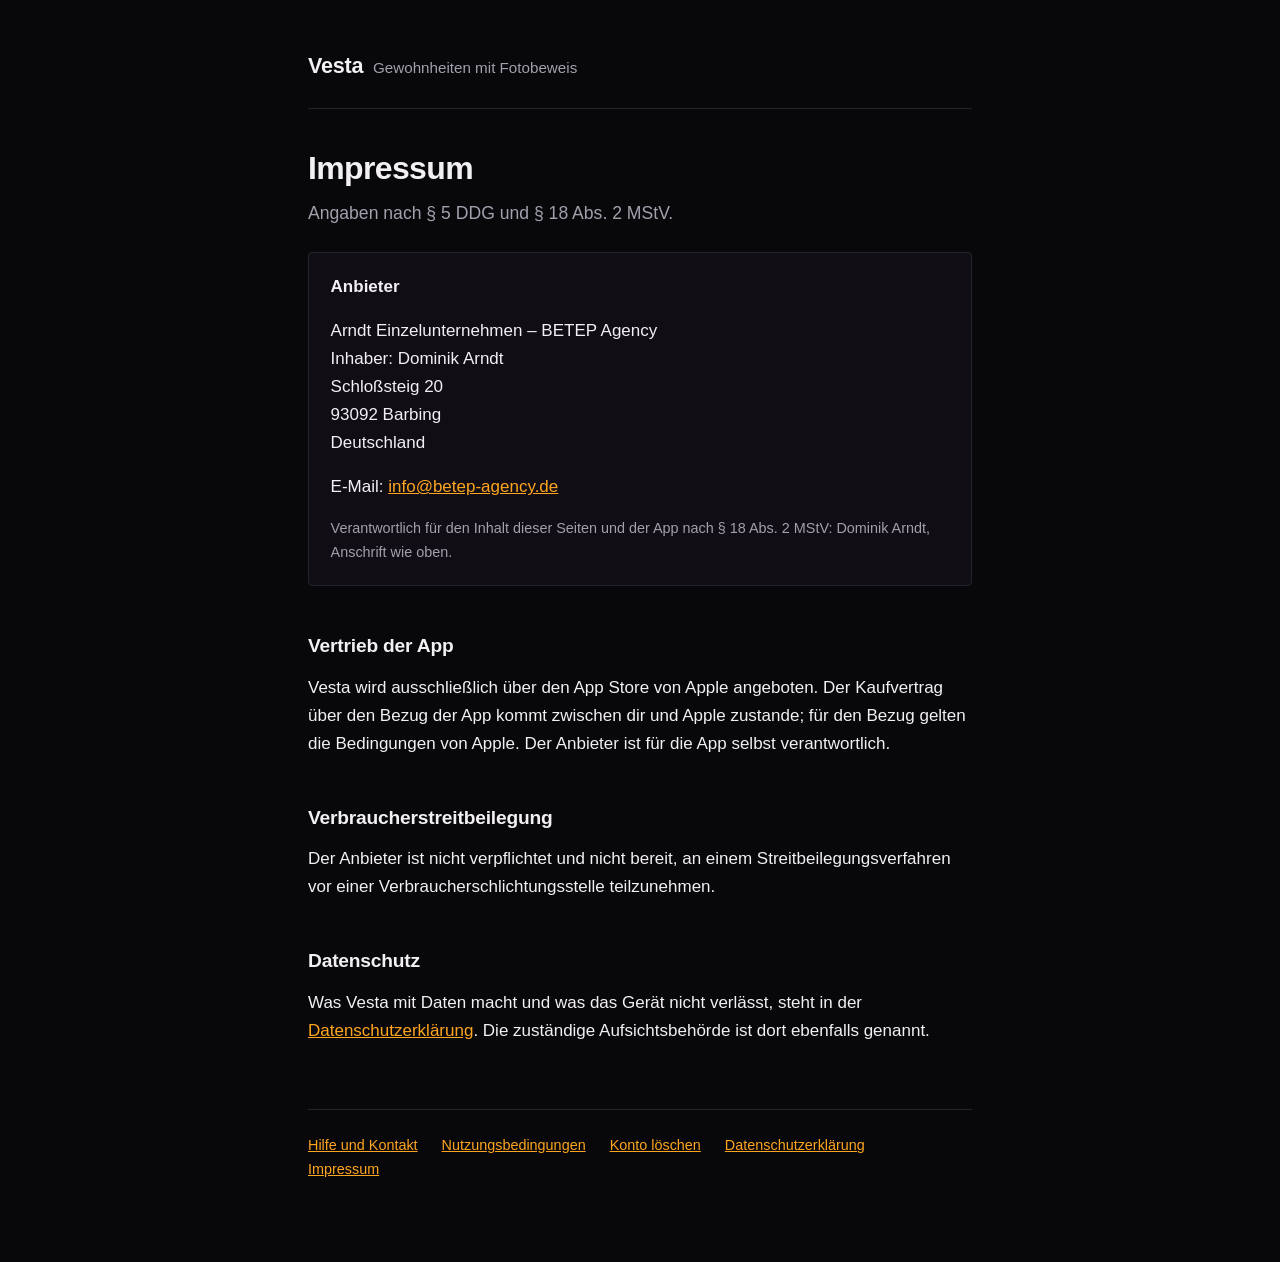
<file: impressum.html>
<!doctype html>
<html lang="de">
<head>
<meta charset="utf-8">
<meta name="viewport" content="width=device-width, initial-scale=1">
<title>Vesta &mdash; Impressum</title>
<link rel="stylesheet" href="style.css">
</head>
<body>
<div class="wrap">

<header class="top">
  <a class="brand" href="./"><strong>Vesta</strong> <span>Gewohnheiten mit Fotobeweis</span></a>
</header>

<h1>Impressum</h1>
<p class="lede">Angaben nach &sect;&nbsp;5 DDG und &sect;&nbsp;18 Abs.&nbsp;2 MStV.</p>

<div class="card">
<p><strong>Anbieter</strong></p>
<p>Arndt Einzelunternehmen &ndash; BETEP Agency<br>
Inhaber: Dominik Arndt<br>
Schlo&szlig;steig 20<br>
93092 Barbing<br>
Deutschland</p>
<p>E&#8209;Mail: <a href="mailto:info@betep-agency.de">info@betep-agency.de</a></p>
<p class="meta">Verantwortlich f&uuml;r den Inhalt dieser Seiten und der App nach &sect;&nbsp;18 Abs.&nbsp;2 MStV: Dominik Arndt, Anschrift wie oben.</p>
</div>

<h2>Vertrieb der App</h2>
<p>Vesta wird ausschlie&szlig;lich &uuml;ber den App Store von Apple angeboten. Der Kaufvertrag &uuml;ber den Bezug der App kommt zwischen dir und Apple zustande; f&uuml;r den Bezug gelten die Bedingungen von Apple. Der Anbieter ist f&uuml;r die App selbst verantwortlich.</p>

<h2>Verbraucherstreitbeilegung</h2>
<p>Der Anbieter ist nicht verpflichtet und nicht bereit, an einem Streitbeilegungsverfahren vor einer Verbraucherschlichtungsstelle teilzunehmen.</p>

<h2>Datenschutz</h2>
<p>Was Vesta mit Daten macht und was das Ger&auml;t nicht verl&auml;sst, steht in der <a href="datenschutz.html">Datenschutzerkl&auml;rung</a>. Die zust&auml;ndige Aufsichtsbeh&ouml;rde ist dort ebenfalls genannt.</p>

<footer class="bottom">
  <a href="./">Hilfe und Kontakt</a>
  <a href="nutzungsbedingungen.html">Nutzungsbedingungen</a>
  <a href="loeschung.html">Konto l&ouml;schen</a>
  <a href="datenschutz.html">Datenschutzerkl&auml;rung</a>
  <a href="impressum.html">Impressum</a>
</footer>

</div>
</body>
</html>
</file>
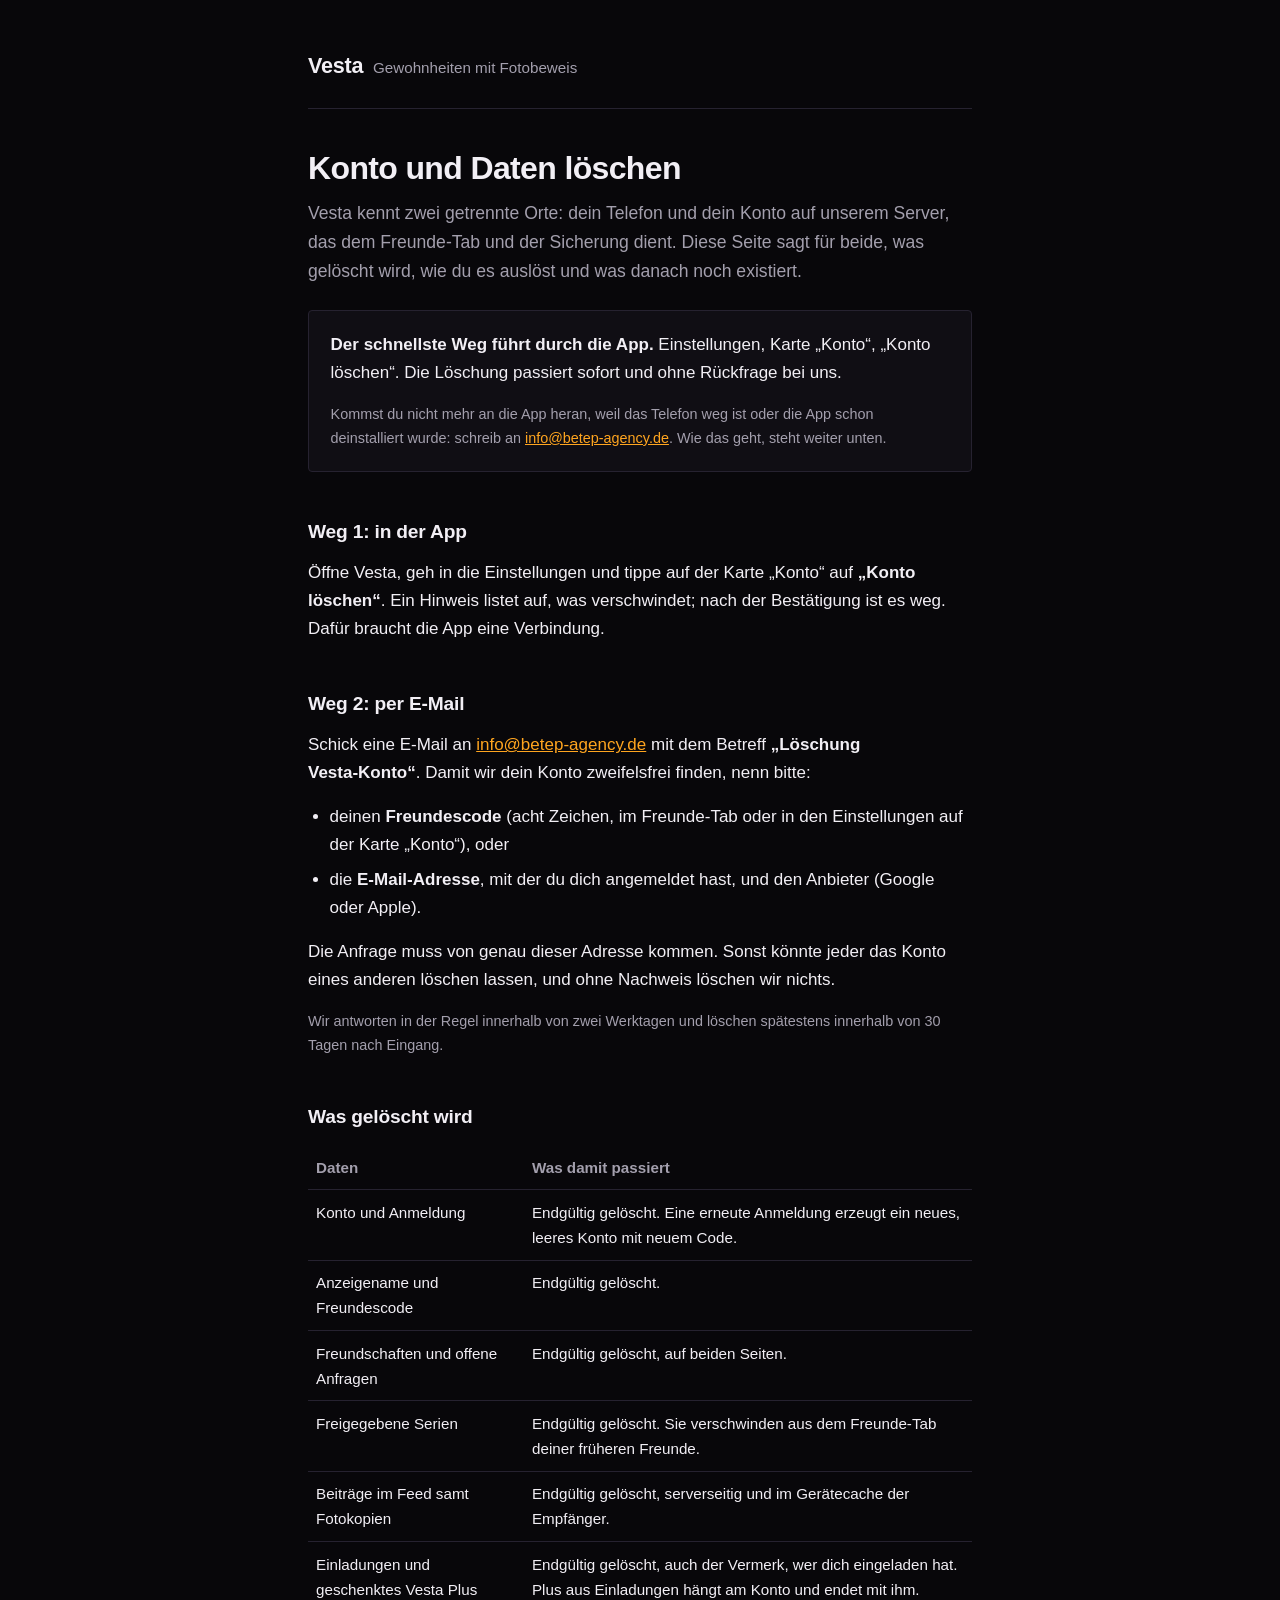
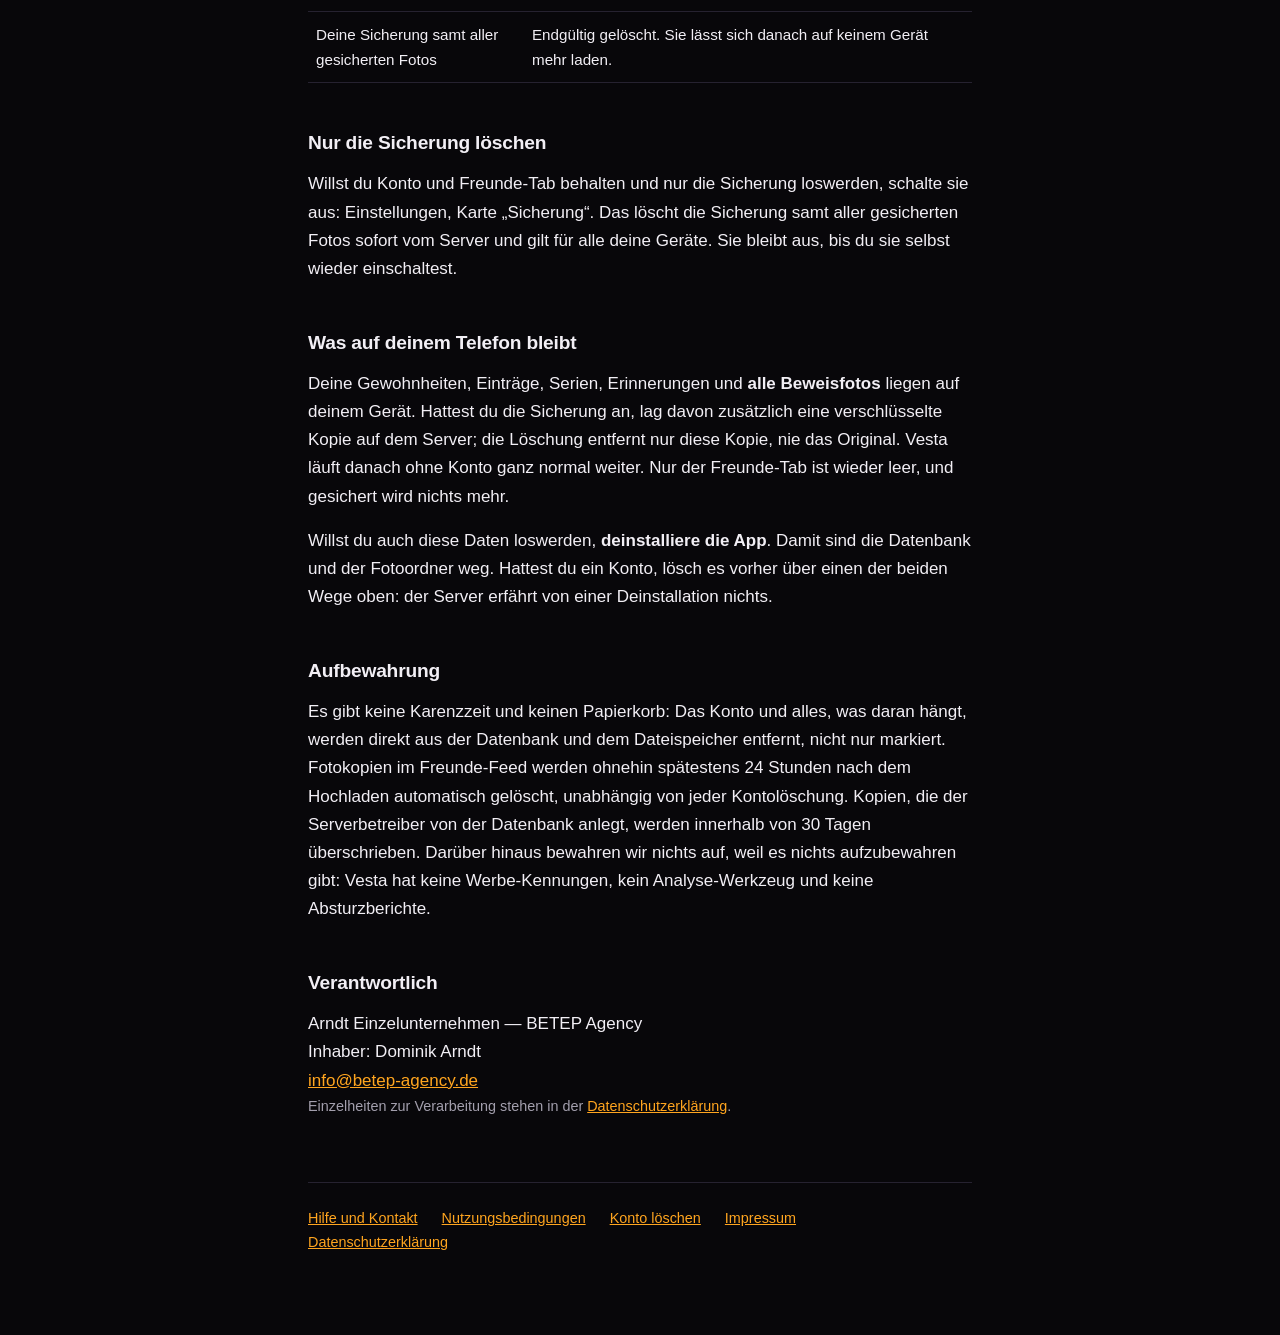
<file: loeschung.html>
<!doctype html>
<html lang="de">
<head>
<meta charset="utf-8">
<meta name="viewport" content="width=device-width, initial-scale=1">
<title>Vesta — Konto und Daten löschen</title>
<link rel="stylesheet" href="style.css">
</head>
<body>
<div class="wrap">

<header class="top">
  <a class="brand" href="./"><strong>Vesta</strong> <span>Gewohnheiten mit Fotobeweis</span></a>
</header>

<h1>Konto und Daten löschen</h1>
<p class="lede">Vesta kennt zwei getrennte Orte: dein Telefon und dein Konto auf unserem Server, das dem Freunde&#8209;Tab und der Sicherung dient. Diese Seite sagt für beide, was gelöscht wird, wie du es auslöst und was danach noch existiert.</p>

<div class="card">
<p><strong>Der schnellste Weg führt durch die App.</strong> Einstellungen, Karte „Konto“, „Konto löschen“. Die Löschung passiert sofort und ohne Rückfrage bei uns.</p>
<p class="meta">Kommst du nicht mehr an die App heran, weil das Telefon weg ist oder die App schon deinstalliert wurde: schreib an <a href="mailto:info@betep-agency.de">info@betep-agency.de</a>. Wie das geht, steht weiter unten.</p>
</div>

<h2>Weg 1: in der App</h2>
<p>Öffne Vesta, geh in die Einstellungen und tippe auf der Karte „Konto“ auf <strong>„Konto löschen“</strong>. Ein Hinweis listet auf, was verschwindet; nach der Bestätigung ist es weg. Dafür braucht die App eine Verbindung.</p>

<h2>Weg 2: per E&#8209;Mail</h2>
<p>Schick eine E&#8209;Mail an <a href="mailto:info@betep-agency.de">info@betep-agency.de</a> mit dem Betreff <strong>„Löschung Vesta&#8209;Konto“</strong>. Damit wir dein Konto zweifelsfrei finden, nenn bitte:</p>
<ul>
  <li>deinen <strong>Freundescode</strong> (acht Zeichen, im Freunde&#8209;Tab oder in den Einstellungen auf der Karte „Konto“), oder</li>
  <li>die <strong>E&#8209;Mail&#8209;Adresse</strong>, mit der du dich angemeldet hast, und den Anbieter (Google oder Apple).</li>
</ul>
<p>Die Anfrage muss von genau dieser Adresse kommen. Sonst könnte jeder das Konto eines anderen löschen lassen, und ohne Nachweis löschen wir nichts.</p>
<p class="meta">Wir antworten in der Regel innerhalb von zwei Werktagen und löschen spätestens innerhalb von 30 Tagen nach Eingang.</p>

<h2>Was gelöscht wird</h2>
<div class="scroll">
<table>
  <tr><th>Daten</th><th>Was damit passiert</th></tr>
  <tr><td>Konto und Anmeldung</td><td>Endgültig gelöscht. Eine erneute Anmeldung erzeugt ein neues, leeres Konto mit neuem Code.</td></tr>
  <tr><td>Anzeigename und Freundescode</td><td>Endgültig gelöscht.</td></tr>
  <tr><td>Freundschaften und offene Anfragen</td><td>Endgültig gelöscht, auf beiden Seiten.</td></tr>
  <tr><td>Freigegebene Serien</td><td>Endgültig gelöscht. Sie verschwinden aus dem Freunde&#8209;Tab deiner früheren Freunde.</td></tr>
  <tr><td>Beiträge im Feed samt Fotokopien</td><td>Endgültig gelöscht, serverseitig und im Gerätecache der Empfänger.</td></tr>
  <tr><td>Einladungen und geschenktes Vesta Plus</td><td>Endgültig gelöscht, auch der Vermerk, wer dich eingeladen hat. Plus aus Einladungen hängt am Konto und endet mit ihm.</td></tr>
  <tr><td>Deine Sicherung samt aller gesicherten Fotos</td><td>Endgültig gelöscht. Sie lässt sich danach auf keinem Gerät mehr laden.</td></tr>
</table>
</div>

<h2>Nur die Sicherung löschen</h2>
<p>Willst du Konto und Freunde&#8209;Tab behalten und nur die Sicherung loswerden, schalte sie aus: Einstellungen, Karte „Sicherung“. Das löscht die Sicherung samt aller gesicherten Fotos sofort vom Server und gilt für alle deine Geräte. Sie bleibt aus, bis du sie selbst wieder einschaltest.</p>

<h2>Was auf deinem Telefon bleibt</h2>
<p>Deine Gewohnheiten, Einträge, Serien, Erinnerungen und <strong>alle Beweisfotos</strong> liegen auf deinem Gerät. Hattest du die Sicherung an, lag davon zusätzlich eine verschlüsselte Kopie auf dem Server; die Löschung entfernt nur diese Kopie, nie das Original. Vesta läuft danach ohne Konto ganz normal weiter. Nur der Freunde&#8209;Tab ist wieder leer, und gesichert wird nichts mehr.</p>
<p>Willst du auch diese Daten loswerden, <strong>deinstalliere die App</strong>. Damit sind die Datenbank und der Fotoordner weg. Hattest du ein Konto, lösch es vorher über einen der beiden Wege oben: der Server erfährt von einer Deinstallation nichts.</p>

<h2>Aufbewahrung</h2>
<p>Es gibt keine Karenzzeit und keinen Papierkorb: Das Konto und alles, was daran hängt, werden direkt aus der Datenbank und dem Dateispeicher entfernt, nicht nur markiert. Fotokopien im Freunde&#8209;Feed werden ohnehin spätestens 24 Stunden nach dem Hochladen automatisch gelöscht, unabhängig von jeder Kontolöschung. Kopien, die der Serverbetreiber von der Datenbank anlegt, werden innerhalb von 30 Tagen überschrieben. Darüber hinaus bewahren wir nichts auf, weil es nichts aufzubewahren gibt: Vesta hat keine Werbe&#8209;Kennungen, kein Analyse&#8209;Werkzeug und keine Absturzberichte.</p>

<h2>Verantwortlich</h2>
<address>
Arndt Einzelunternehmen — BETEP Agency<br>
Inhaber: Dominik Arndt<br>
<a href="mailto:info@betep-agency.de">info@betep-agency.de</a>
</address>
<p class="meta">Einzelheiten zur Verarbeitung stehen in der <a href="datenschutz.html">Datenschutzerklärung</a>.</p>

<footer class="bottom">
  <a href="./">Hilfe und Kontakt</a>
  <a href="nutzungsbedingungen.html">Nutzungsbedingungen</a>
  <a href="loeschung.html">Konto löschen</a>
  <a href="impressum.html">Impressum</a>
  <a href="datenschutz.html">Datenschutzerklärung</a>
</footer>

</div>
</body>
</html>
</file>
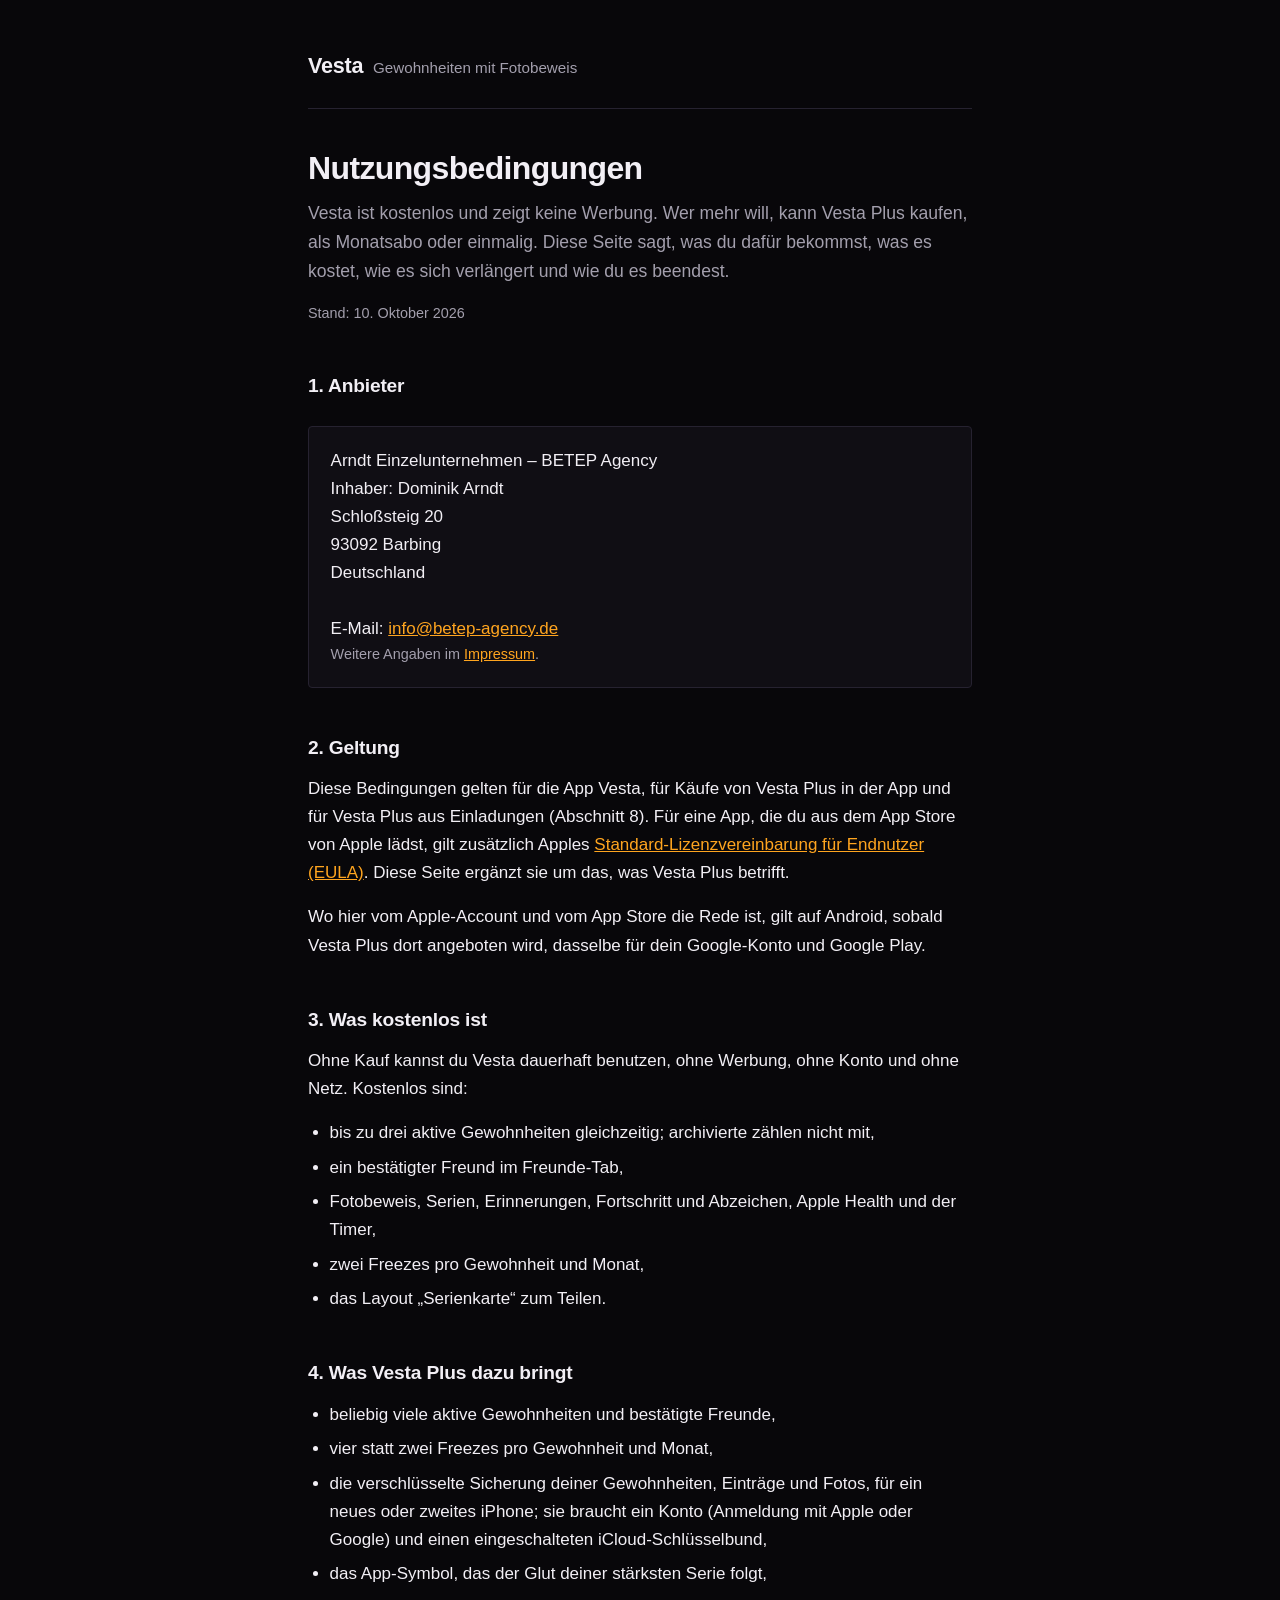
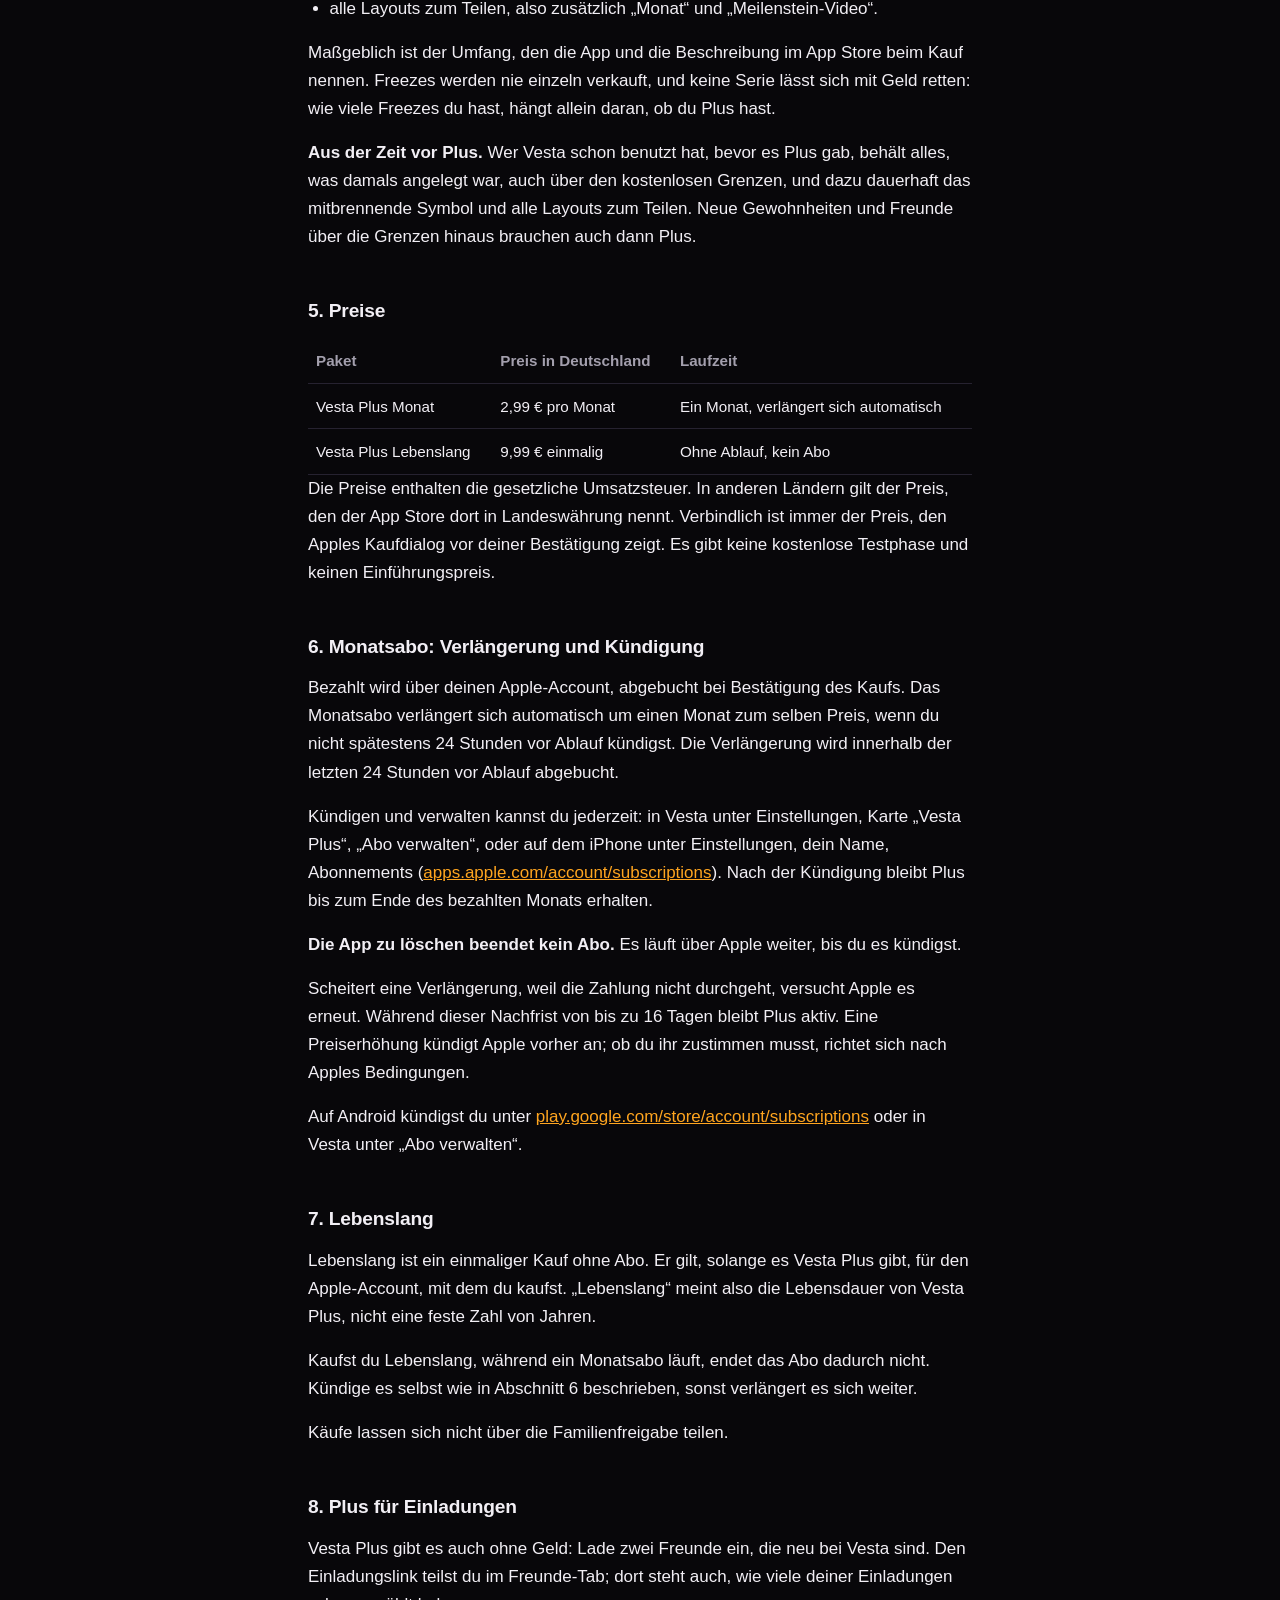
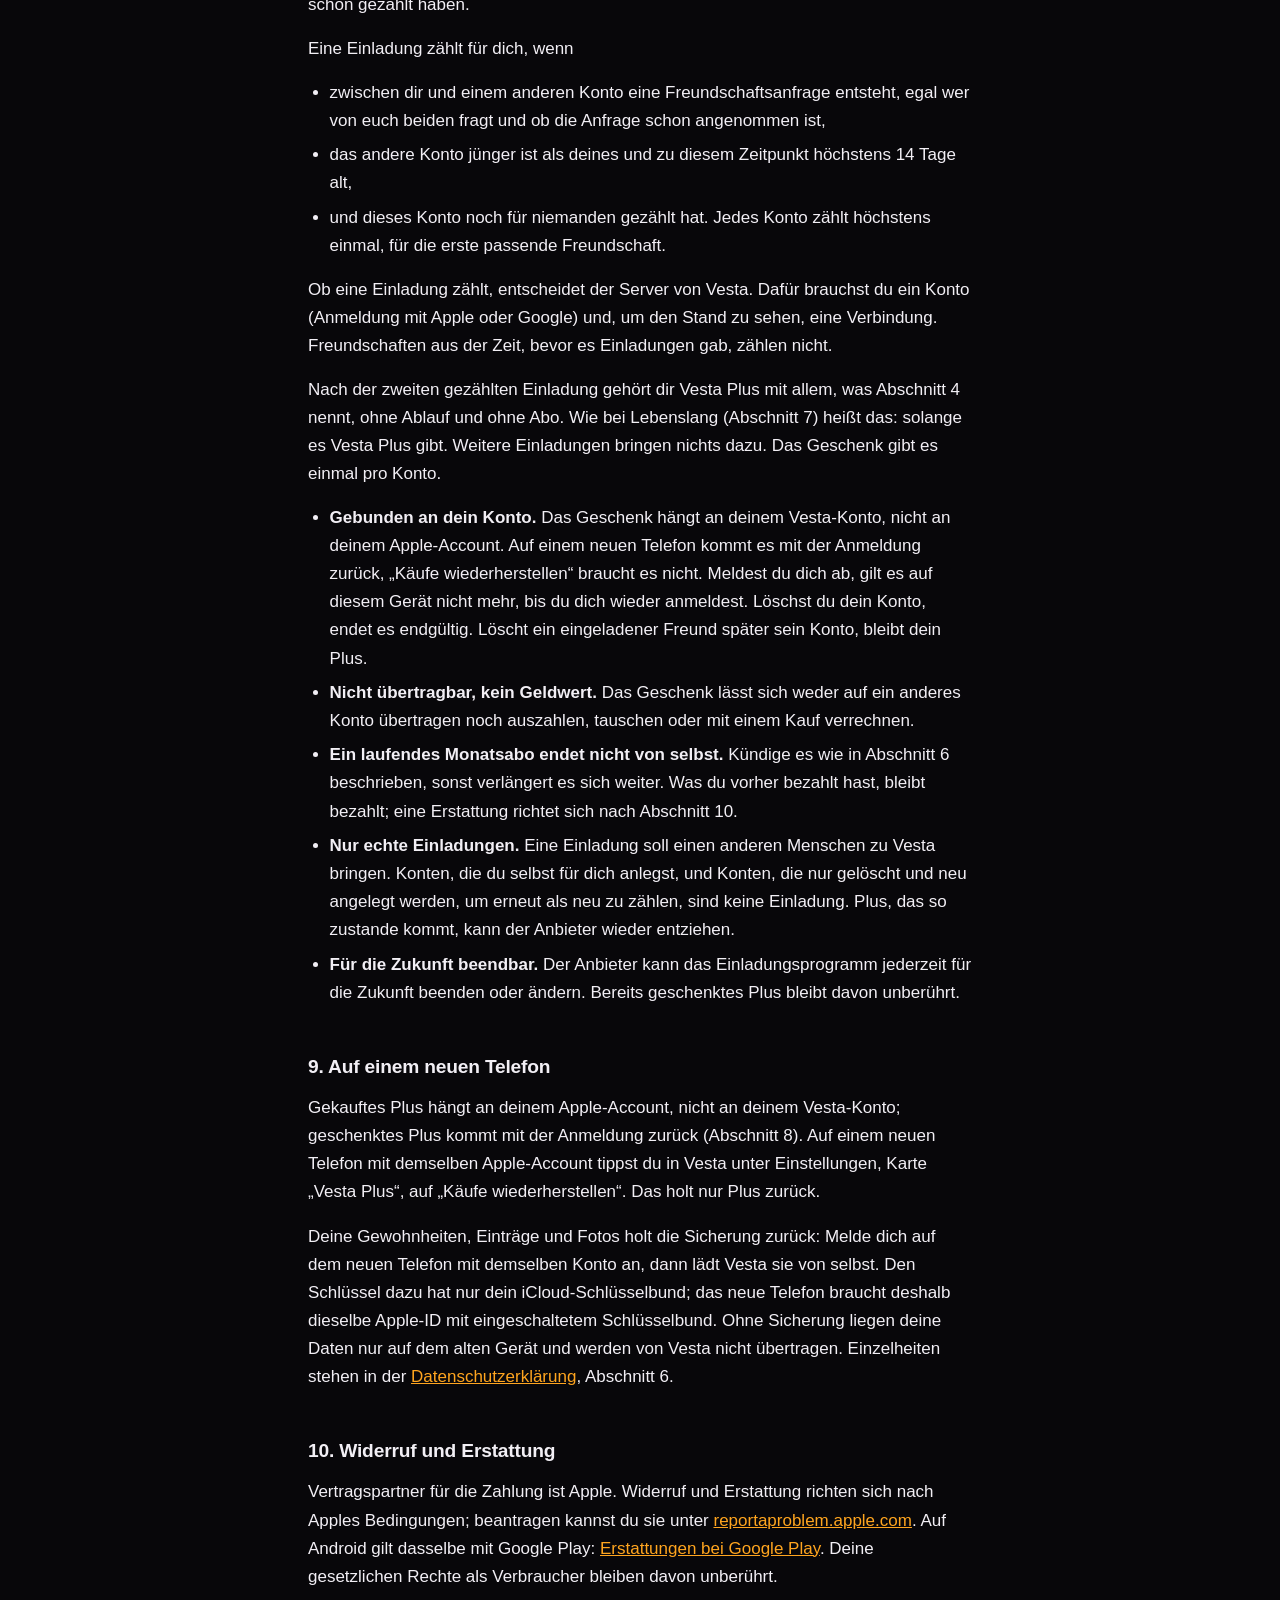
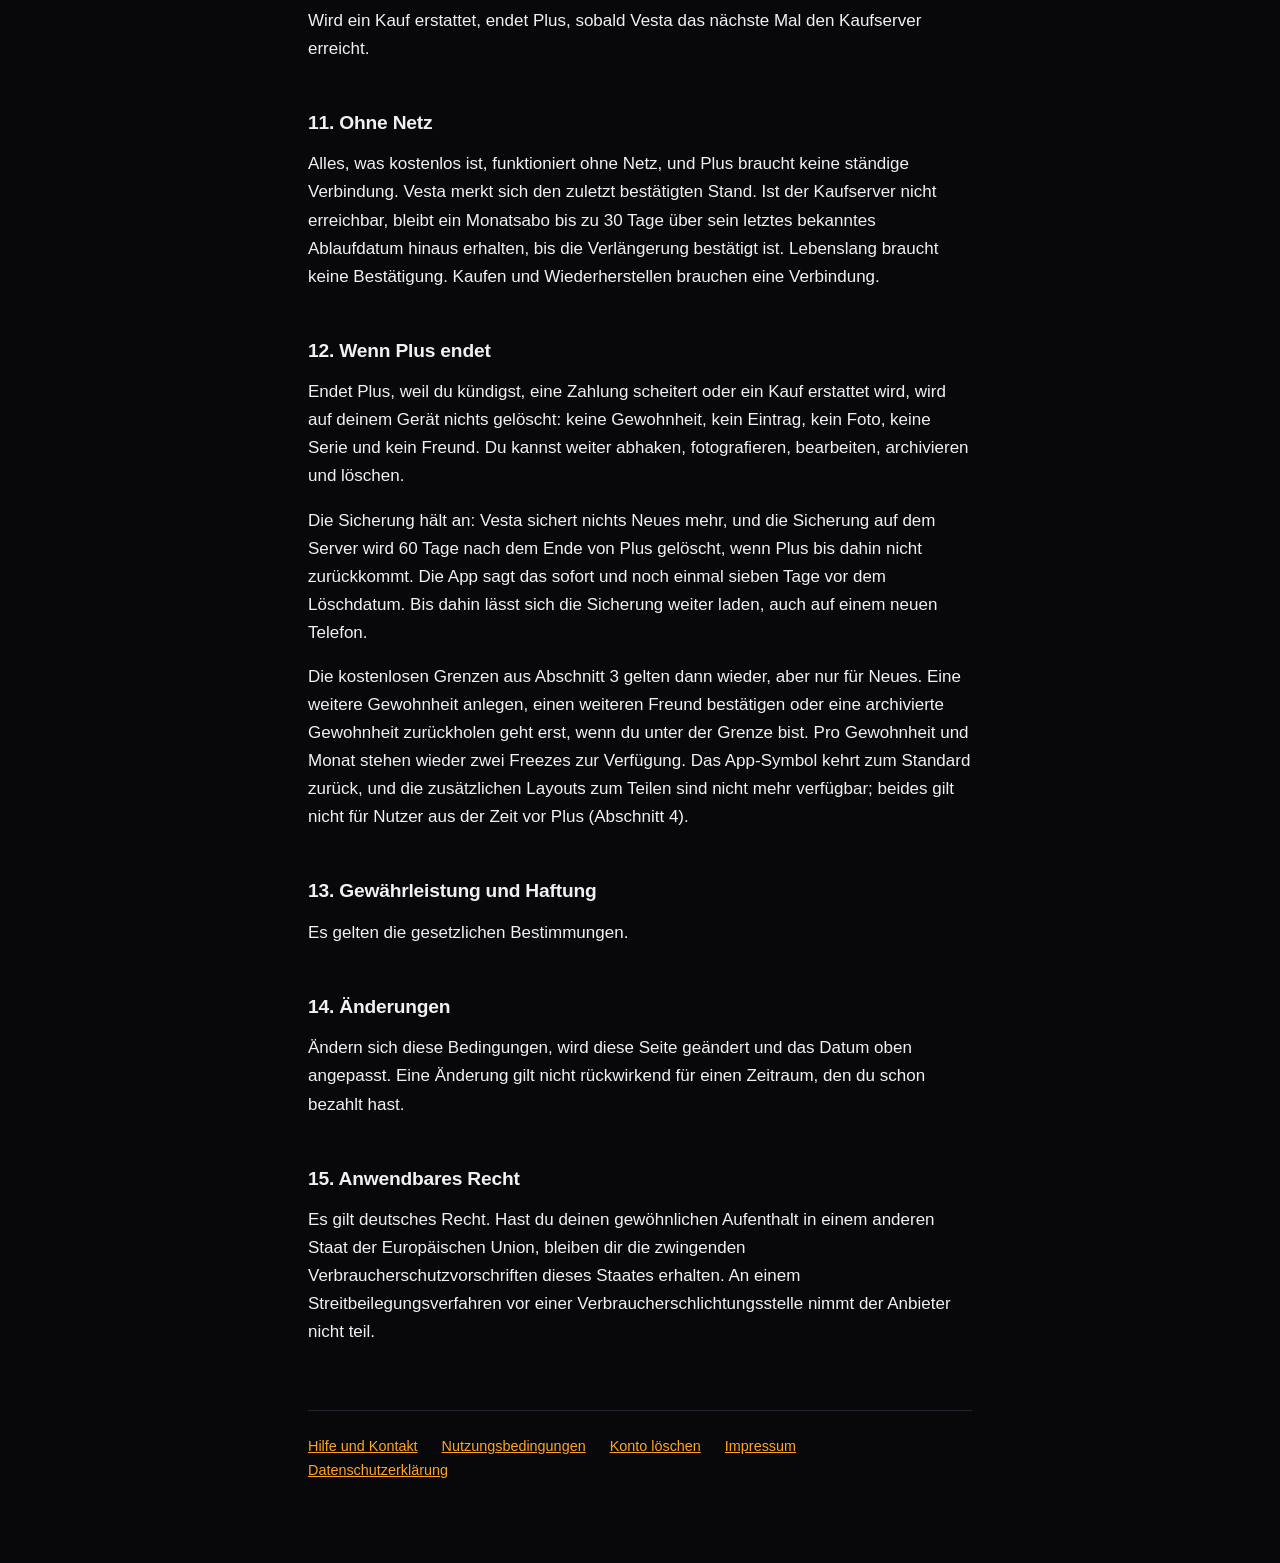
<file: nutzungsbedingungen.html>
<!doctype html>
<html lang="de">
<head>
<meta charset="utf-8">
<meta name="viewport" content="width=device-width, initial-scale=1">
<title>Nutzungsbedingungen — Vesta</title>
<link rel="stylesheet" href="style.css">
</head>
<body>
<div class="wrap">

<header class="top">
  <a class="brand" href="./"><strong>Vesta</strong> <span>Gewohnheiten mit Fotobeweis</span></a>
</header>

<h1>Nutzungsbedingungen</h1>
<p class="lede">Vesta ist kostenlos und zeigt keine Werbung. Wer mehr will, kann Vesta Plus kaufen, als Monatsabo oder einmalig. Diese Seite sagt, was du dafür bekommst, was es kostet, wie es sich verlängert und wie du es beendest.</p>
<p class="meta">Stand: 10. Oktober 2026</p>

<h2>1. Anbieter</h2>
<div class="card">
<address>
  Arndt Einzelunternehmen &ndash; BETEP Agency<br>
  Inhaber: Dominik Arndt<br>
  Schloßsteig 20<br>
  93092 Barbing<br>
  Deutschland<br><br>
  E&#8209;Mail: <a href="mailto:info@betep-agency.de">info@betep-agency.de</a>
</address>
<p class="meta">Weitere Angaben im <a href="impressum.html">Impressum</a>.</p>
</div>

<h2>2. Geltung</h2>
<p>Diese Bedingungen gelten für die App Vesta, für Käufe von Vesta Plus in der App und für Vesta Plus aus Einladungen (Abschnitt 8). Für eine App, die du aus dem App Store von Apple lädst, gilt zusätzlich Apples <a href="https://www.apple.com/legal/internet-services/itunes/dev/stdeula/">Standard&#8209;Lizenzvereinbarung für Endnutzer (EULA)</a>. Diese Seite ergänzt sie um das, was Vesta Plus betrifft.</p>
<p>Wo hier vom Apple&#8209;Account und vom App Store die Rede ist, gilt auf Android, sobald Vesta Plus dort angeboten wird, dasselbe für dein Google&#8209;Konto und Google Play.</p>

<h2>3. Was kostenlos ist</h2>
<p>Ohne Kauf kannst du Vesta dauerhaft benutzen, ohne Werbung, ohne Konto und ohne Netz. Kostenlos sind:</p>
<ul>
  <li>bis zu drei aktive Gewohnheiten gleichzeitig; archivierte zählen nicht mit,</li>
  <li>ein bestätigter Freund im Freunde&#8209;Tab,</li>
  <li>Fotobeweis, Serien, Erinnerungen, Fortschritt und Abzeichen, Apple Health und der Timer,</li>
  <li>zwei Freezes pro Gewohnheit und Monat,</li>
  <li>das Layout „Serienkarte“ zum Teilen.</li>
</ul>

<h2>4. Was Vesta Plus dazu bringt</h2>
<ul>
  <li>beliebig viele aktive Gewohnheiten und bestätigte Freunde,</li>
  <li>vier statt zwei Freezes pro Gewohnheit und Monat,</li>
  <li>die verschlüsselte Sicherung deiner Gewohnheiten, Einträge und Fotos, für ein neues oder zweites iPhone; sie braucht ein Konto (Anmeldung mit Apple oder Google) und einen eingeschalteten iCloud&#8209;Schlüsselbund,</li>
  <li>das App&#8209;Symbol, das der Glut deiner stärksten Serie folgt,</li>
  <li>alle Layouts zum Teilen, also zusätzlich „Monat“ und „Meilenstein&#8209;Video“.</li>
</ul>
<p>Maßgeblich ist der Umfang, den die App und die Beschreibung im App Store beim Kauf nennen. Freezes werden nie einzeln verkauft, und keine Serie lässt sich mit Geld retten: wie viele Freezes du hast, hängt allein daran, ob du Plus hast.</p>
<p><strong>Aus der Zeit vor Plus.</strong> Wer Vesta schon benutzt hat, bevor es Plus gab, behält alles, was damals angelegt war, auch über den kostenlosen Grenzen, und dazu dauerhaft das mitbrennende Symbol und alle Layouts zum Teilen. Neue Gewohnheiten und Freunde über die Grenzen hinaus brauchen auch dann Plus.</p>

<h2>5. Preise</h2>
<div class="scroll">
<table>
<tr><th>Paket</th><th>Preis in Deutschland</th><th>Laufzeit</th></tr>
<tr><td>Vesta Plus Monat</td><td>2,99 € pro Monat</td><td>Ein Monat, verlängert sich automatisch</td></tr>
<tr><td>Vesta Plus Lebenslang</td><td>9,99 € einmalig</td><td>Ohne Ablauf, kein Abo</td></tr>
</table>
</div>
<p>Die Preise enthalten die gesetzliche Umsatzsteuer. In anderen Ländern gilt der Preis, den der App Store dort in Landeswährung nennt. Verbindlich ist immer der Preis, den Apples Kaufdialog vor deiner Bestätigung zeigt. Es gibt keine kostenlose Testphase und keinen Einführungspreis.</p>

<h2>6. Monatsabo: Verlängerung und Kündigung</h2>
<p>Bezahlt wird über deinen Apple&#8209;Account, abgebucht bei Bestätigung des Kaufs. Das Monatsabo verlängert sich automatisch um einen Monat zum selben Preis, wenn du nicht spätestens 24 Stunden vor Ablauf kündigst. Die Verlängerung wird innerhalb der letzten 24 Stunden vor Ablauf abgebucht.</p>
<p>Kündigen und verwalten kannst du jederzeit: in Vesta unter Einstellungen, Karte „Vesta Plus“, „Abo verwalten“, oder auf dem iPhone unter Einstellungen, dein Name, Abonnements (<a href="https://apps.apple.com/account/subscriptions">apps.apple.com/account/subscriptions</a>). Nach der Kündigung bleibt Plus bis zum Ende des bezahlten Monats erhalten.</p>
<p><strong>Die App zu löschen beendet kein Abo.</strong> Es läuft über Apple weiter, bis du es kündigst.</p>
<p>Scheitert eine Verlängerung, weil die Zahlung nicht durchgeht, versucht Apple es erneut. Während dieser Nachfrist von bis zu 16 Tagen bleibt Plus aktiv. Eine Preiserhöhung kündigt Apple vorher an; ob du ihr zustimmen musst, richtet sich nach Apples Bedingungen.</p>
<p>Auf Android kündigst du unter <a href="https://play.google.com/store/account/subscriptions">play.google.com/store/account/subscriptions</a> oder in Vesta unter „Abo verwalten“.</p>

<h2>7. Lebenslang</h2>
<p>Lebenslang ist ein einmaliger Kauf ohne Abo. Er gilt, solange es Vesta Plus gibt, für den Apple&#8209;Account, mit dem du kaufst. „Lebenslang“ meint also die Lebensdauer von Vesta Plus, nicht eine feste Zahl von Jahren.</p>
<p>Kaufst du Lebenslang, während ein Monatsabo läuft, endet das Abo dadurch nicht. Kündige es selbst wie in Abschnitt 6 beschrieben, sonst verlängert es sich weiter.</p>
<p>Käufe lassen sich nicht über die Familienfreigabe teilen.</p>

<h2>8. Plus für Einladungen</h2>
<p>Vesta Plus gibt es auch ohne Geld: Lade zwei Freunde ein, die neu bei Vesta sind. Den Einladungslink teilst du im Freunde&#8209;Tab; dort steht auch, wie viele deiner Einladungen schon gezählt haben.</p>
<p>Eine Einladung zählt für dich, wenn</p>
<ul>
  <li>zwischen dir und einem anderen Konto eine Freundschaftsanfrage entsteht, egal wer von euch beiden fragt und ob die Anfrage schon angenommen ist,</li>
  <li>das andere Konto jünger ist als deines und zu diesem Zeitpunkt höchstens 14 Tage alt,</li>
  <li>und dieses Konto noch für niemanden gezählt hat. Jedes Konto zählt höchstens einmal, für die erste passende Freundschaft.</li>
</ul>
<p>Ob eine Einladung zählt, entscheidet der Server von Vesta. Dafür brauchst du ein Konto (Anmeldung mit Apple oder Google) und, um den Stand zu sehen, eine Verbindung. Freundschaften aus der Zeit, bevor es Einladungen gab, zählen nicht.</p>
<p>Nach der zweiten gezählten Einladung gehört dir Vesta Plus mit allem, was Abschnitt 4 nennt, ohne Ablauf und ohne Abo. Wie bei Lebenslang (Abschnitt 7) heißt das: solange es Vesta Plus gibt. Weitere Einladungen bringen nichts dazu. Das Geschenk gibt es einmal pro Konto.</p>
<ul>
  <li><strong>Gebunden an dein Konto.</strong> Das Geschenk hängt an deinem Vesta&#8209;Konto, nicht an deinem Apple&#8209;Account. Auf einem neuen Telefon kommt es mit der Anmeldung zurück, „Käufe wiederherstellen“ braucht es nicht. Meldest du dich ab, gilt es auf diesem Gerät nicht mehr, bis du dich wieder anmeldest. Löschst du dein Konto, endet es endgültig. Löscht ein eingeladener Freund später sein Konto, bleibt dein Plus.</li>
  <li><strong>Nicht übertragbar, kein Geldwert.</strong> Das Geschenk lässt sich weder auf ein anderes Konto übertragen noch auszahlen, tauschen oder mit einem Kauf verrechnen.</li>
  <li><strong>Ein laufendes Monatsabo endet nicht von selbst.</strong> Kündige es wie in Abschnitt 6 beschrieben, sonst verlängert es sich weiter. Was du vorher bezahlt hast, bleibt bezahlt; eine Erstattung richtet sich nach Abschnitt 10.</li>
  <li><strong>Nur echte Einladungen.</strong> Eine Einladung soll einen anderen Menschen zu Vesta bringen. Konten, die du selbst für dich anlegst, und Konten, die nur gelöscht und neu angelegt werden, um erneut als neu zu zählen, sind keine Einladung. Plus, das so zustande kommt, kann der Anbieter wieder entziehen.</li>
  <li><strong>Für die Zukunft beendbar.</strong> Der Anbieter kann das Einladungsprogramm jederzeit für die Zukunft beenden oder ändern. Bereits geschenktes Plus bleibt davon unberührt.</li>
</ul>

<h2>9. Auf einem neuen Telefon</h2>
<p>Gekauftes Plus hängt an deinem Apple&#8209;Account, nicht an deinem Vesta&#8209;Konto; geschenktes Plus kommt mit der Anmeldung zurück (Abschnitt 8). Auf einem neuen Telefon mit demselben Apple&#8209;Account tippst du in Vesta unter Einstellungen, Karte „Vesta Plus“, auf „Käufe wiederherstellen“. Das holt nur Plus zurück.</p>
<p>Deine Gewohnheiten, Einträge und Fotos holt die Sicherung zurück: Melde dich auf dem neuen Telefon mit demselben Konto an, dann lädt Vesta sie von selbst. Den Schlüssel dazu hat nur dein iCloud&#8209;Schlüsselbund; das neue Telefon braucht deshalb dieselbe Apple&#8209;ID mit eingeschaltetem Schlüsselbund. Ohne Sicherung liegen deine Daten nur auf dem alten Gerät und werden von Vesta nicht übertragen. Einzelheiten stehen in der <a href="datenschutz.html">Datenschutzerklärung</a>, Abschnitt 6.</p>

<h2>10. Widerruf und Erstattung</h2>
<p>Vertragspartner für die Zahlung ist Apple. Widerruf und Erstattung richten sich nach Apples Bedingungen; beantragen kannst du sie unter <a href="https://reportaproblem.apple.com">reportaproblem.apple.com</a>. Auf Android gilt dasselbe mit Google Play: <a href="https://support.google.com/googleplay/answer/2479637">Erstattungen bei Google Play</a>. Deine gesetzlichen Rechte als Verbraucher bleiben davon unberührt.</p>
<p>Wird ein Kauf erstattet, endet Plus, sobald Vesta das nächste Mal den Kaufserver erreicht.</p>

<h2>11. Ohne Netz</h2>
<p>Alles, was kostenlos ist, funktioniert ohne Netz, und Plus braucht keine ständige Verbindung. Vesta merkt sich den zuletzt bestätigten Stand. Ist der Kaufserver nicht erreichbar, bleibt ein Monatsabo bis zu 30 Tage über sein letztes bekanntes Ablaufdatum hinaus erhalten, bis die Verlängerung bestätigt ist. Lebenslang braucht keine Bestätigung. Kaufen und Wiederherstellen brauchen eine Verbindung.</p>

<h2>12. Wenn Plus endet</h2>
<p>Endet Plus, weil du kündigst, eine Zahlung scheitert oder ein Kauf erstattet wird, wird auf deinem Gerät nichts gelöscht: keine Gewohnheit, kein Eintrag, kein Foto, keine Serie und kein Freund. Du kannst weiter abhaken, fotografieren, bearbeiten, archivieren und löschen.</p>
<p>Die Sicherung hält an: Vesta sichert nichts Neues mehr, und die Sicherung auf dem Server wird 60 Tage nach dem Ende von Plus gelöscht, wenn Plus bis dahin nicht zurückkommt. Die App sagt das sofort und noch einmal sieben Tage vor dem Löschdatum. Bis dahin lässt sich die Sicherung weiter laden, auch auf einem neuen Telefon.</p>
<p>Die kostenlosen Grenzen aus Abschnitt 3 gelten dann wieder, aber nur für Neues. Eine weitere Gewohnheit anlegen, einen weiteren Freund bestätigen oder eine archivierte Gewohnheit zurückholen geht erst, wenn du unter der Grenze bist. Pro Gewohnheit und Monat stehen wieder zwei Freezes zur Verfügung. Das App&#8209;Symbol kehrt zum Standard zurück, und die zusätzlichen Layouts zum Teilen sind nicht mehr verfügbar; beides gilt nicht für Nutzer aus der Zeit vor Plus (Abschnitt 4).</p>

<h2>13. Gewährleistung und Haftung</h2>
<p>Es gelten die gesetzlichen Bestimmungen.</p>

<h2>14. Änderungen</h2>
<p>Ändern sich diese Bedingungen, wird diese Seite geändert und das Datum oben angepasst. Eine Änderung gilt nicht rückwirkend für einen Zeitraum, den du schon bezahlt hast.</p>

<h2>15. Anwendbares Recht</h2>
<p>Es gilt deutsches Recht. Hast du deinen gewöhnlichen Aufenthalt in einem anderen Staat der Europäischen Union, bleiben dir die zwingenden Verbraucherschutzvorschriften dieses Staates erhalten. An einem Streitbeilegungsverfahren vor einer Verbraucherschlichtungsstelle nimmt der Anbieter nicht teil.</p>

<footer class="bottom">
  <a href="./">Hilfe und Kontakt</a>
  <a href="nutzungsbedingungen.html">Nutzungsbedingungen</a>
  <a href="loeschung.html">Konto l&ouml;schen</a>
  <a href="impressum.html">Impressum</a>
  <a href="datenschutz.html">Datenschutzerklärung</a>
</footer>

</div>
</body>
</html>
</file>
<file: style.css>
:root {
  --bg: #08070A;
  --surface: #100E14;
  --border: #262230;
  --text: #F2EFF5;
  --muted: #A39FAD;
  --ember: #FFA51F;
}

* { box-sizing: border-box; }

html { -webkit-text-size-adjust: 100%; }

body {
  margin: 0;
  background: var(--bg);
  color: var(--text);
  font-family: -apple-system, BlinkMacSystemFont, "Segoe UI", Roboto, Helvetica, Arial, sans-serif;
  font-size: 17px;
  line-height: 1.65;
}

.wrap {
  max-width: 44rem;
  margin: 0 auto;
  padding: 3rem 1.25rem 5rem;
}

header.top {
  border-bottom: 1px solid var(--border);
  margin-bottom: 2.5rem;
  padding-bottom: 1.5rem;
}

.brand {
  display: flex;
  align-items: baseline;
  gap: 0.6rem;
  text-decoration: none;
  color: var(--text);
}

.brand strong { font-size: 1.35rem; letter-spacing: -0.01em; }
.brand span { color: var(--muted); font-size: 0.95rem; }

h1 {
  font-size: 2rem;
  line-height: 1.2;
  letter-spacing: -0.02em;
  margin: 0 0 0.75rem;
}

h2 {
  font-size: 1.2rem;
  margin: 2.75rem 0 0.75rem;
  letter-spacing: -0.01em;
}

h3 {
  font-size: 1rem;
  margin: 1.75rem 0 0.5rem;
  color: var(--ember);
}

p, ul, ol { margin: 0 0 1rem; }
ul, ol { padding-left: 1.35rem; }
li { margin-bottom: 0.4rem; }

a { color: var(--ember); }

.lede {
  color: var(--muted);
  font-size: 1.1rem;
}

.card {
  background: var(--surface);
  border: 1px solid var(--border);
  border-radius: 4px;
  padding: 1.25rem 1.35rem;
  margin: 1.5rem 0;
}

.card p:last-child, .card ul:last-child { margin-bottom: 0; }

.meta { color: var(--muted); font-size: 0.9rem; }

address { font-style: normal; }

table { border-collapse: collapse; width: 100%; font-size: 0.95rem; }
th, td { text-align: left; padding: 0.6rem 0.5rem; border-bottom: 1px solid var(--border); vertical-align: top; }
th { color: var(--muted); font-weight: 600; }

.scroll { overflow-x: auto; }

footer.bottom {
  border-top: 1px solid var(--border);
  margin-top: 4rem;
  padding-top: 1.5rem;
  color: var(--muted);
  font-size: 0.9rem;
}

footer.bottom a { margin-right: 1.25rem; }

/* The invitation page (freund/): two buttons and the code to type. */

.actions { margin: 1.5rem 0; }

.button {
  display: block;
  text-align: center;
  padding: 0.85rem 1rem;
  margin: 0 0 0.75rem;
  border: 1px solid var(--ember);
  border-radius: 4px;
  background: var(--ember);
  color: var(--bg);
  font-weight: 600;
  text-decoration: none;
}

.button.secondary {
  background: transparent;
  color: var(--ember);
}

.code {
  font-size: 1.75rem;
  font-weight: 600;
  letter-spacing: 0.08em;
  font-variant-numeric: tabular-nums;
  margin: 0 0 0.5rem;
}

[hidden] { display: none !important; }
</file>
